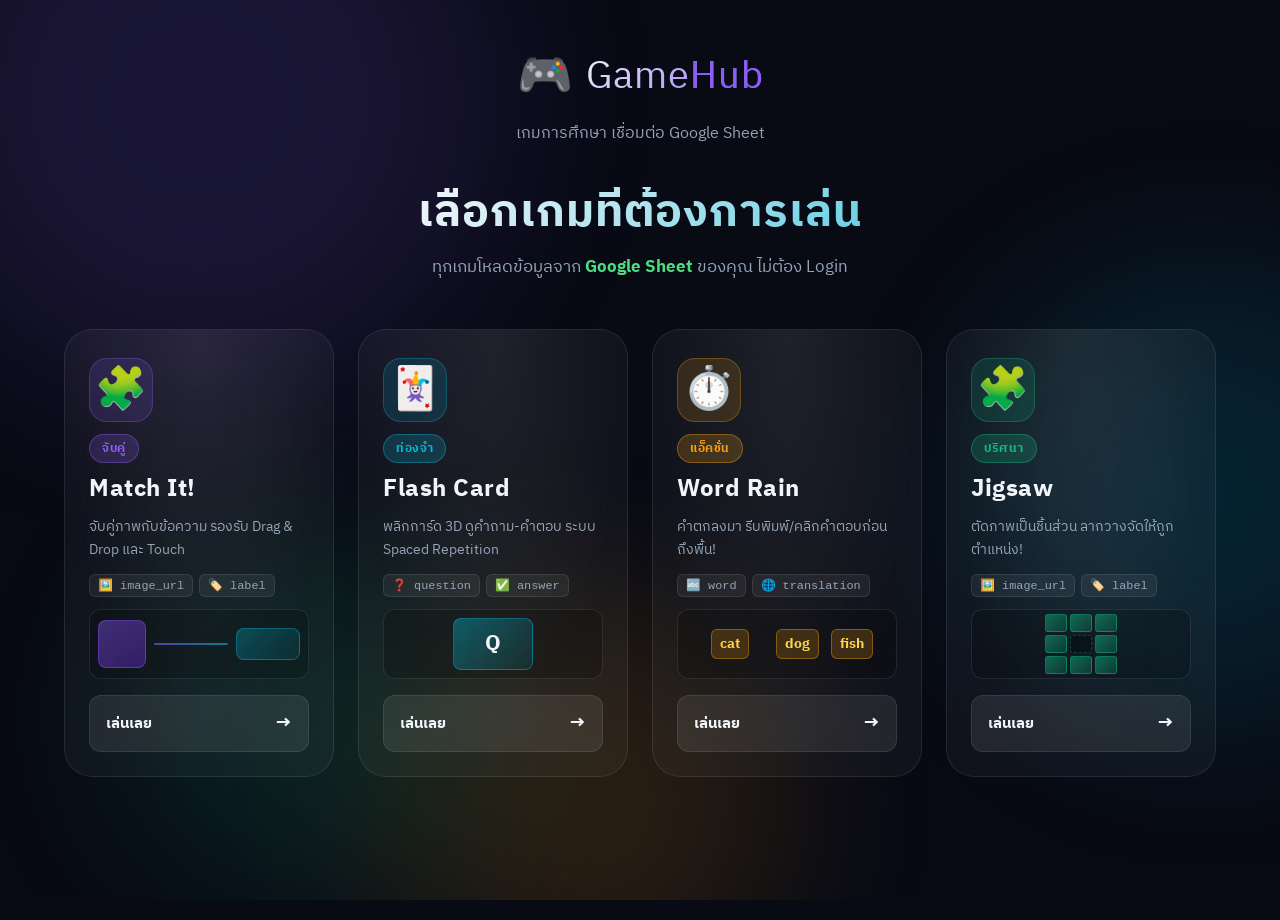
<file: index.html>
<!DOCTYPE html>
<html lang="th">
<head>
  <meta charset="UTF-8"/>
  <meta name="viewport" content="width=device-width, initial-scale=1.0"/>
  <title>🎮 Game Hub — เกมการศึกษา</title>
  <meta name="description" content="รวมเกมการศึกษาเชื่อมต่อ Google Sheet เล่นได้เลย ไม่ต้อง login"/>
  <link rel="preconnect" href="https://fonts.googleapis.com"/>
  <link rel="preconnect" href="https://fonts.gstatic.com" crossorigin/>
  <link href="https://fonts.googleapis.com/css2?family=IBM+Plex+Sans:wght@300;400;500;600;700&family=IBM+Plex+Sans+Thai:wght@300;400;500;600;700&display=swap" rel="stylesheet"/>
  <link rel="stylesheet" href="hub.css"/>
  <style>
    .hub-sheet-bar {
      max-width: 680px;
      margin: 0 auto 2rem;
      background: rgba(255,255,255,0.05);
      border: 1px solid rgba(255,255,255,0.12);
      border-radius: 16px;
      padding: 1.2rem 1.5rem;
      display: flex;
      gap: .75rem;
      align-items: center;
      flex-wrap: wrap;
    }
    .hub-sheet-bar label { font-size:.85rem; color:#94a3b8; white-space:nowrap; }
    .hub-sheet-bar input {
      flex: 1;
      min-width: 0;
      background: rgba(255,255,255,0.07);
      border: 1px solid rgba(255,255,255,0.15);
      border-radius: 10px;
      padding: .55rem 1rem;
      color: #f1f5f9;
      font-size: .9rem;
      outline: none;
      transition: border-color .2s;
    }
    .hub-sheet-bar input:focus { border-color: #8b5cf6; }
    .hub-sheet-save-btn {
      background: linear-gradient(135deg,#8b5cf6,#6d28d9);
      color:#fff;
      border:none;
      border-radius:10px;
      padding:.55rem 1.1rem;
      font-size:.88rem;
      font-weight:600;
      cursor:pointer;
      white-space:nowrap;
      transition:opacity .2s;
    }
    .hub-sheet-save-btn:hover { opacity:.85; }
    .hub-sheet-status { font-size:.78rem; width:100%; color:#10b981; display:none; }
  </style>
</head>
<body>

<div class="bg-orbs" aria-hidden="true">
  <div class="orb orb-1"></div>
  <div class="orb orb-2"></div>
  <div class="orb orb-3"></div>
  <div class="orb orb-4"></div>
</div>

<header class="hub-header">
  <div class="hub-header-inner">
    <div class="hub-logo">
      <span class="hub-logo-icon">🎮</span>
      <span class="hub-logo-text">Game<span class="accent">Hub</span></span>
    </div>
    <p class="hub-logo-sub">เกมการศึกษา เชื่อมต่อ Google Sheet</p>
  </div>
</header>

<main class="hub-main">

  <section class="hero">
    <h1 class="hero-title">เลือกเกมที่ต้องการเล่น</h1>
    <p class="hero-sub">ทุกเกมโหลดข้อมูลจาก <strong>Google Sheet</strong> ของคุณ ไม่ต้อง Login</p>
  </section>



  <section class="games-grid">

    <!-- Match It! -->
    <a href="match/" class="game-card" id="card-match">
      <div class="card-glow"></div>
      <div class="card-icon-wrap">
        <div class="card-icon">🧩</div>
        <div class="card-icon-bg"></div>
      </div>
      <div class="card-badge" style="--badge-color:#8b5cf6">จับคู่</div>
      <h2 class="card-title">Match It!</h2>
      <p class="card-desc">จับคู่ภาพกับข้อความ รองรับ Drag & Drop และ Touch</p>
      <div class="card-tags">
        <span class="tag">🖼️ image_url</span>
        <span class="tag">🏷️ label</span>
      </div>
      <div class="card-preview match-preview">
        <div class="prev-img-card"></div>
        <div class="prev-line"></div>
        <div class="prev-lbl-card"></div>
      </div>
      <div class="card-play-btn">เล่นเลย <span>→</span></div>
    </a>

    <!-- Flash Card -->
    <a href="flashcard/" class="game-card" id="card-flash">
      <div class="card-glow"></div>
      <div class="card-icon-wrap">
        <div class="card-icon">🃏</div>
        <div class="card-icon-bg"></div>
      </div>
      <div class="card-badge" style="--badge-color:#06b6d4">ท่องจำ</div>
      <h2 class="card-title">Flash Card</h2>
      <p class="card-desc">พลิกการ์ด 3D ดูคำถาม-คำตอบ ระบบ Spaced Repetition</p>
      <div class="card-tags">
        <span class="tag">❓ question</span>
        <span class="tag">✅ answer</span>
      </div>
      <div class="card-preview flash-preview">
        <div class="prev-flash-card">
          <div class="prev-flash-front">Q</div>
          <div class="prev-flash-back">A</div>
        </div>
      </div>
      <div class="card-play-btn">เล่นเลย <span>→</span></div>
    </a>

    <!-- Word Rain -->
    <a href="wordrain/" class="game-card" id="card-rain">
      <div class="card-glow"></div>
      <div class="card-icon-wrap">
        <div class="card-icon">⏱️</div>
        <div class="card-icon-bg"></div>
      </div>
      <div class="card-badge" style="--badge-color:#f59e0b">แอ็คชั่น</div>
      <h2 class="card-title">Word Rain</h2>
      <p class="card-desc">คำตกลงมา รีบพิมพ์/คลิกคำตอบก่อนถึงพื้น!</p>
      <div class="card-tags">
        <span class="tag">🔤 word</span>
        <span class="tag">🌐 translation</span>
      </div>
      <div class="card-preview rain-preview">
        <div class="rain-word rain-w1">cat</div>
        <div class="rain-word rain-w2">dog</div>
        <div class="rain-word rain-w3">fish</div>
      </div>
      <div class="card-play-btn">เล่นเลย <span>→</span></div>
    </a>

    <!-- Jigsaw -->
    <a href="jigsaw/" class="game-card" id="card-jigsaw">
      <div class="card-glow"></div>
      <div class="card-icon-wrap">
        <div class="card-icon">🧩</div>
        <div class="card-icon-bg"></div>
      </div>
      <div class="card-badge" style="--badge-color:#10b981">ปริศนา</div>
      <h2 class="card-title">Jigsaw</h2>
      <p class="card-desc">ตัดภาพเป็นชิ้นส่วน ลากวางจัดให้ถูกตำแหน่ง!</p>
      <div class="card-tags">
        <span class="tag">🖼️ image_url</span>
        <span class="tag">🏷️ label</span>
      </div>
      <div class="card-preview jigsaw-preview">
        <div class="jig-grid">
          <div class="jig-piece jig-p1"></div>
          <div class="jig-piece jig-p2"></div>
          <div class="jig-piece jig-p3"></div>
          <div class="jig-piece jig-p4"></div>
          <div class="jig-piece jig-p5 jig-empty"></div>
          <div class="jig-piece jig-p6"></div>
          <div class="jig-piece jig-p7"></div>
          <div class="jig-piece jig-p8"></div>
          <div class="jig-piece jig-p9"></div>
        </div>
      </div>
      <div class="card-play-btn">เล่นเลย <span>→</span></div>
    </a>

  </section>



</main>

<script>
  const GLOBAL_KEY = 'gamehub_sheet_url';
  const DEFAULT_SHEET_URL = '';

  function saveHubSheet() {
    const url = document.getElementById('hub-sheet-url').value.trim();
    if (!url) return;
    localStorage.setItem(GLOBAL_KEY, url);
    const st = document.getElementById('hub-sheet-status');
    st.style.display = 'block';
    setTimeout(() => st.style.display = 'none', 2000);
  }

  // Restore on load — ถ้ายังไม่มีใน localStorage ให้ใช้ default URL
  window.addEventListener('DOMContentLoaded', () => {
    const saved = localStorage.getItem(GLOBAL_KEY) || DEFAULT_SHEET_URL;
    document.getElementById('hub-sheet-url').value = saved;
    // Auto-save default ถ้ายังไม่เคยบันทึก
    if (!localStorage.getItem(GLOBAL_KEY)) {
      localStorage.setItem(GLOBAL_KEY, DEFAULT_SHEET_URL);
    }
  });
</script>

</body>
</html>
</file>
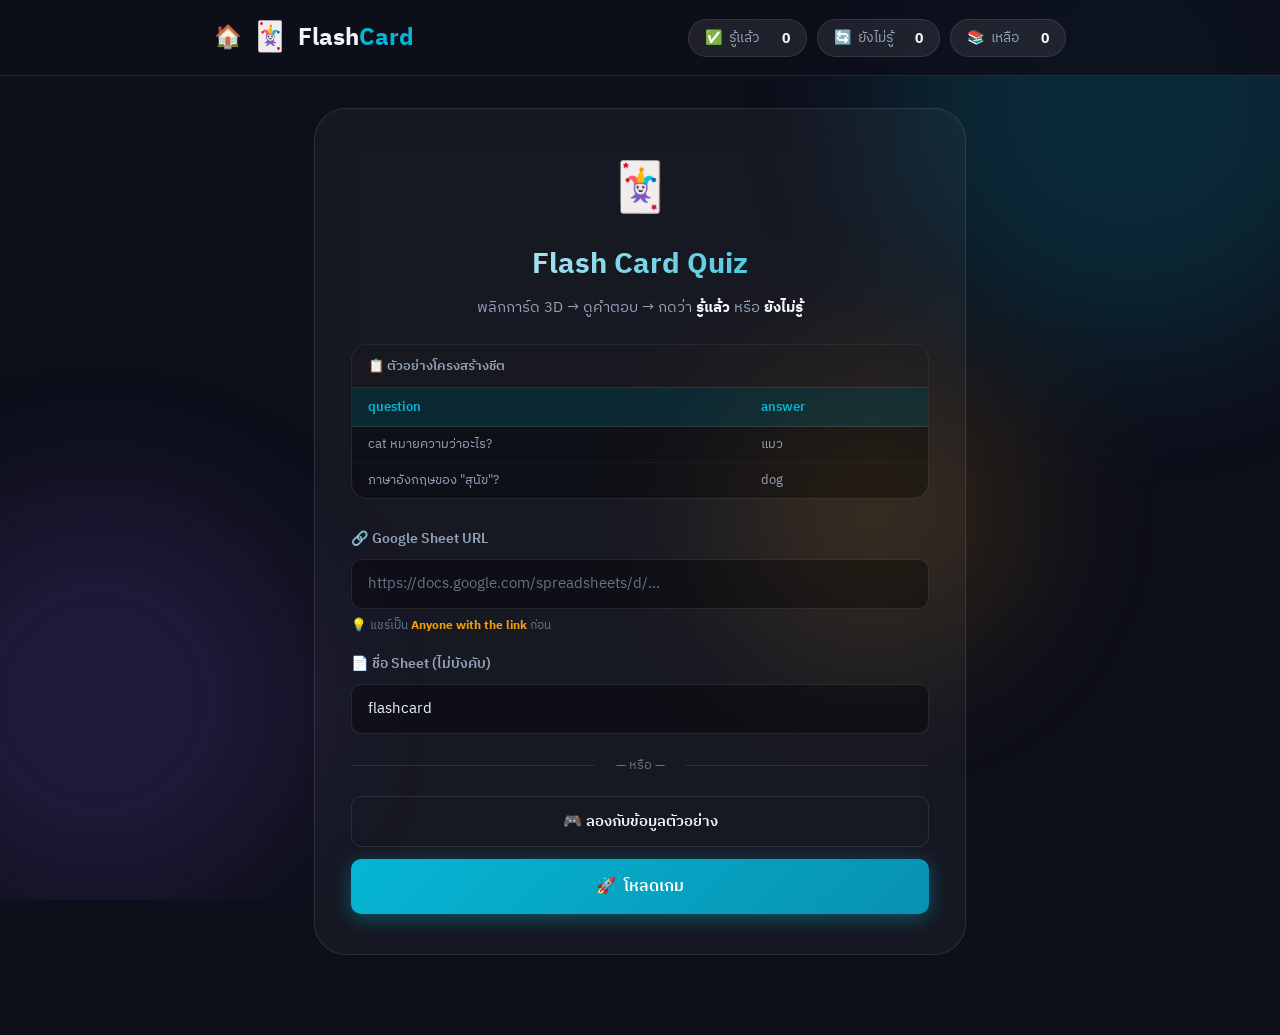
<file: flashcard/index.html>
<!DOCTYPE html>
<html lang="th">
<head>
  <meta charset="UTF-8"/>
  <meta name="viewport" content="width=device-width, initial-scale=1.0"/>
  <title>🃏 Flash Card — ท่องจำ</title>
  <meta name="description" content="พลิกการ์ด 3D ท่องจำคำถาม-คำตอบ เชื่อมต่อ Google Sheet"/>
  <link rel="preconnect" href="https://fonts.googleapis.com"/>
  <link rel="preconnect" href="https://fonts.gstatic.com" crossorigin/>
  <link href="https://fonts.googleapis.com/css2?family=IBM+Plex+Sans:wght@300;400;500;600;700&family=IBM+Plex+Sans+Thai:wght@300;400;500;600;700&display=swap" rel="stylesheet"/>
  <link rel="stylesheet" href="style.css"/>
</head>
<body>

<div class="bg-orbs" aria-hidden="true">
  <div class="orb orb-1"></div><div class="orb orb-2"></div><div class="orb orb-3"></div>
</div>

<header class="header">
  <div class="header-inner">
    <div class="logo">
      <a href="../" class="home-btn" title="กลับหน้าหลัก">🏠</a>
      <span class="logo-icon">🃏</span>
      <span class="logo-text">Flash<span class="accent">Card</span></span>
    </div>
    <div class="stats-bar">
      <div class="stat-chip"><span class="stat-icon">✅</span><span class="stat-label">รู้แล้ว</span><span class="stat-value" id="known-val">0</span></div>
      <div class="stat-chip"><span class="stat-icon">🔄</span><span class="stat-label">ยังไม่รู้</span><span class="stat-value" id="unknown-val">0</span></div>
      <div class="stat-chip"><span class="stat-icon">📚</span><span class="stat-label">เหลือ</span><span class="stat-value" id="remain-val">0</span></div>
    </div>
  </div>
</header>

<main class="main-container">

  <!-- Setup -->
  <section class="setup-panel" id="setup-panel">
    <div class="setup-card">
      <div class="setup-icon">🃏</div>
      <h1 class="setup-title">Flash Card Quiz</h1>
      <p class="setup-desc">พลิกการ์ด 3D → ดูคำตอบ → กดว่า <strong>รู้แล้ว</strong> หรือ <strong>ยังไม่รู้</strong></p>
      <div class="sheet-example">
        <div class="example-header">📋 ตัวอย่างโครงสร้างชีต</div>
        <table class="example-table">
          <thead><tr><th>question</th><th>answer</th></tr></thead>
          <tbody>
            <tr><td>cat หมายความว่าอะไร?</td><td>แมว</td></tr>
            <tr><td>ภาษาอังกฤษของ "สุนัข"?</td><td>dog</td></tr>
          </tbody>
        </table>
      </div>
      <div class="input-group">
        <label class="input-label">🔗 Google Sheet URL</label>
        <input type="url" id="sheet-url" class="sheet-input" placeholder="https://docs.google.com/spreadsheets/d/..."/>
        <div class="input-hint">💡 แชร์เป็น <strong>Anyone with the link</strong> ก่อน</div>
      </div>
      <div class="input-group">
        <label class="input-label">📄 ชื่อ Sheet (ไม่บังคับ)</label>
        <input type="text" id="sheet-name" class="sheet-input" placeholder="flashcard" value="flashcard"/>
      </div>
      <div class="demo-divider"><span>— หรือ —</span></div>
      <button class="btn btn-outline" onclick="loadDemo()">🎮 ลองกับข้อมูลตัวอย่าง</button>
      <button class="btn btn-primary" id="btn-load" onclick="loadSheet()"><span>🚀</span> โหลดเกม</button>
      <div class="error-box" id="error-box" style="display:none"></div>
      <div class="loading-box" id="loading-setup" style="display:none"><div class="spinner"></div><span>กำลังโหลด...</span></div>
    </div>
  </section>

  <!-- Game -->
  <section class="game-panel" id="game-panel" style="display:none">
    <div class="progress-wrap">
      <div class="progress-info">
        <span id="progress-text">การ์ดที่ 1 / 1</span>
        <div class="progress-bar-wrap"><div class="progress-bar" id="progress-bar"></div></div>
      </div>
      <div class="game-actions">
        <button class="btn btn-sm btn-ghost" onclick="restartGame()">🔄 เริ่มใหม่</button>
        <button class="btn btn-sm btn-ghost" onclick="goBack()">⚙️ ตั้งค่า</button>
      </div>
    </div>

    <div class="flashcard-scene" id="flashcard-scene">
      <div class="flashcard" id="flashcard" onclick="flipCard()">
        <div class="flashcard-face flashcard-front">
          <div class="face-label">❓ คำถาม</div>
          <div class="face-content" id="front-content">—</div>
          <div class="flip-hint">คลิกเพื่อดูคำตอบ 👆</div>
        </div>
        <div class="flashcard-face flashcard-back">
          <div class="face-label">✅ คำตอบ</div>
          <div class="face-content" id="back-content">—</div>
          <div class="flip-hint">คลิกเพื่อกลับด้านหน้า 👆</div>
        </div>
      </div>
    </div>

    <div class="answer-btns" id="answer-btns" style="opacity:0;pointer-events:none">
      <button class="btn-answer btn-unknown" id="btn-unknown" onclick="markCard(false)">
        <span class="btn-answer-icon">❌</span>
        <span class="btn-answer-text">ยังไม่รู้</span>
        <span class="btn-answer-sub">วนกลับมาอีกครั้ง</span>
      </button>
      <button class="btn-answer btn-known" id="btn-known" onclick="markCard(true)">
        <span class="btn-answer-icon">✅</span>
        <span class="btn-answer-text">รู้แล้ว!</span>
        <span class="btn-answer-sub">ข้ามไปการ์ดถัดไป</span>
      </button>
    </div>

    <div class="keyboard-hint">⌨️ กด <kbd>←</kbd> = ยังไม่รู้ &nbsp;|&nbsp; <kbd>→</kbd> = รู้แล้ว &nbsp;|&nbsp; <kbd>Space</kbd> = พลิกการ์ด</div>
  </section>

  <!-- Win -->
  <section class="win-panel" id="win-panel" style="display:none">
    <div class="win-card">
      <div class="win-emoji">🎓</div>
      <h2 class="win-title">เยี่ยมมาก!</h2>
      <p class="win-subtitle">คุณผ่านทุกการ์ดแล้ว!</p>
      <div class="win-stats">
        <div class="win-stat"><div class="win-stat-icon">✅</div><div class="win-stat-val" id="win-known">0</div><div class="win-stat-label">รู้แล้ว</div></div>
        <div class="win-stat"><div class="win-stat-icon">🔄</div><div class="win-stat-val" id="win-rounds">0</div><div class="win-stat-label">รอบที่ผ่าน</div></div>
        <div class="win-stat"><div class="win-stat-icon">📚</div><div class="win-stat-val" id="win-total">0</div><div class="win-stat-label">การ์ดทั้งหมด</div></div>
      </div>
      <div class="win-buttons">
        <button class="btn btn-primary" onclick="restartGame()">🔄 เล่นอีกครั้ง</button>
        <button class="btn btn-outline" onclick="goBack()">📊 เปลี่ยนชีต</button>
      </div>
      <div class="confetti-wrap" id="confetti-wrap"></div>
    </div>
  </section>

</main>
<script src="game.js"></script>
</body>
</html>
</file>
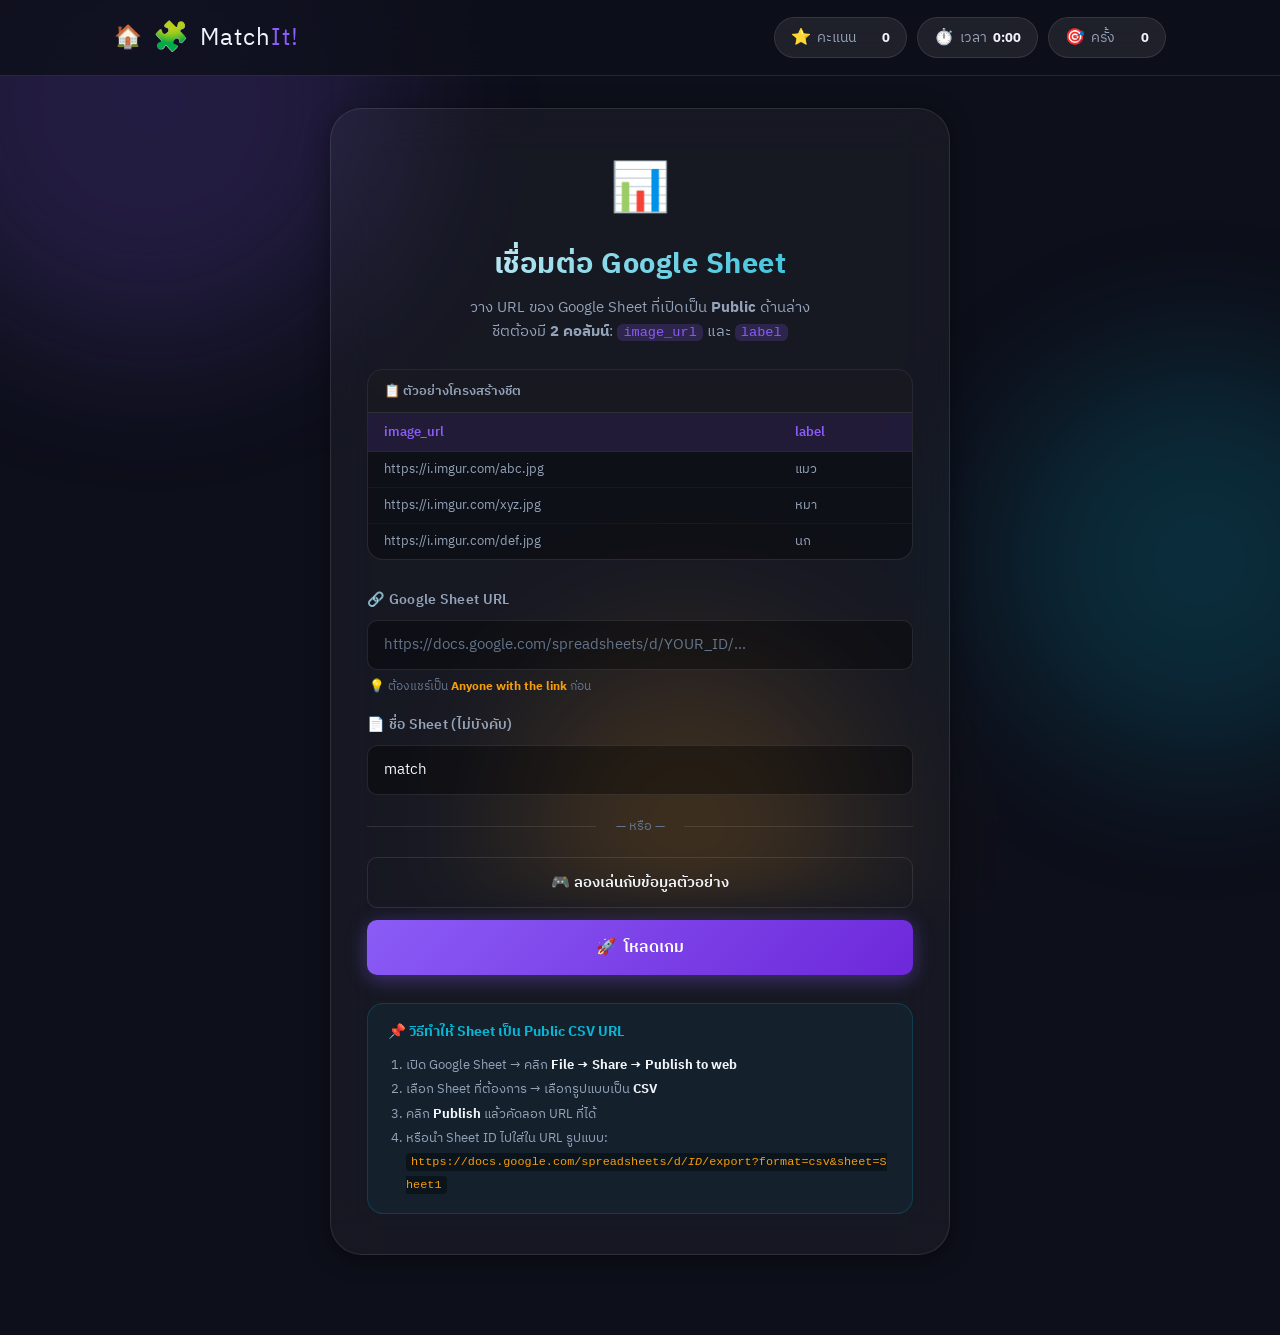
<file: match/index.html>
<!DOCTYPE html>
<html lang="th">
<head>
  <meta charset="UTF-8" />
  <meta name="viewport" content="width=device-width, initial-scale=1.0" />
  <title>🎮 เกมจับคู่ — Match It!</title>
  <meta name="description" content="เกมจับคู่ภาพกับข้อความ โหลดข้อมูลจาก Google Sheet แบบ Real-time" />
  <link rel="preconnect" href="https://fonts.googleapis.com" />
  <link rel="preconnect" href="https://fonts.gstatic.com" crossorigin />
  <link href="https://fonts.googleapis.com/css2?family=IBM+Plex+Sans:wght@300;400;500;600;700&family=IBM+Plex+Sans+Thai:wght@300;400;500;600;700&display=swap" rel="stylesheet" />
  <link rel="stylesheet" href="style.css" />
</head>
<body>

  <!-- Background Orbs -->
  <div class="bg-orbs" aria-hidden="true">
    <div class="orb orb-1"></div>
    <div class="orb orb-2"></div>
    <div class="orb orb-3"></div>
  </div>

  <!-- Header -->
  <header class="header">
    <div class="header-inner">
      <div class="logo">
        <a href="../" class="home-btn" title="กลับหน้าหลัก">🏠</a>
        <span class="logo-icon">🧩</span>
        <span class="logo-text">Match<span class="accent">It!</span></span>
      </div>
      <div class="stats-bar">
        <div class="stat-chip" id="stat-score">
          <span class="stat-icon">⭐</span>
          <span class="stat-label">คะแนน</span>
          <span class="stat-value" id="score-val">0</span>
        </div>
        <div class="stat-chip" id="stat-time">
          <span class="stat-icon">⏱️</span>
          <span class="stat-label">เวลา</span>
          <span class="stat-value" id="timer-val">0:00</span>
        </div>
        <div class="stat-chip" id="stat-tries">
          <span class="stat-icon">🎯</span>
          <span class="stat-label">ครั้ง</span>
          <span class="stat-value" id="tries-val">0</span>
        </div>
      </div>
    </div>
  </header>

  <!-- Main Container -->
  <main class="main-container">

    <!-- Setup Panel -->
    <section class="setup-panel" id="setup-panel">
      <div class="setup-card">
        <div class="setup-icon">📊</div>
        <h1 class="setup-title">เชื่อมต่อ Google Sheet</h1>
        <p class="setup-desc">
          วาง URL ของ Google Sheet ที่เปิดเป็น <strong>Public</strong> ด้านล่าง<br />
          ชีตต้องมี <strong>2 คอลัมน์</strong>: <code>image_url</code> และ <code>label</code>
        </p>

        <div class="sheet-example">
          <div class="example-header">📋 ตัวอย่างโครงสร้างชีต</div>
          <table class="example-table">
            <thead>
              <tr><th>image_url</th><th>label</th></tr>
            </thead>
            <tbody>
              <tr><td>https://i.imgur.com/abc.jpg</td><td>แมว</td></tr>
              <tr><td>https://i.imgur.com/xyz.jpg</td><td>หมา</td></tr>
              <tr><td>https://i.imgur.com/def.jpg</td><td>นก</td></tr>
            </tbody>
          </table>
        </div>

        <div class="input-group">
          <label for="sheet-url" class="input-label">🔗 Google Sheet URL</label>
          <input
            type="url"
            id="sheet-url"
            class="sheet-input"
            placeholder="https://docs.google.com/spreadsheets/d/YOUR_ID/..."
          />
          <div class="input-hint">
            💡 ต้องแชร์เป็น <strong>Anyone with the link</strong> ก่อน
          </div>
        </div>

        <div class="input-group">
          <label for="sheet-name" class="input-label">📄 ชื่อ Sheet (ไม่บังคับ)</label>
          <input
            type="text"
            id="sheet-name"
            class="sheet-input"
            placeholder="Sheet1"
          value="match"
          />
        </div>

        <div class="demo-divider">
          <span>— หรือ —</span>
        </div>

        <button class="btn btn-outline" id="btn-demo" onclick="loadDemo()">
          🎮 ลองเล่นกับข้อมูลตัวอย่าง
        </button>

        <button class="btn btn-primary" id="btn-load" onclick="loadSheet()">
          <span class="btn-icon">🚀</span> โหลดเกม
        </button>

        <div class="error-box" id="error-box" style="display:none"></div>
        <div class="loading-box" id="loading-setup" style="display:none">
          <div class="spinner"></div>
          <span>กำลังโหลดข้อมูล...</span>
        </div>

        <div class="how-to">
          <div class="how-title">📌 วิธีทำให้ Sheet เป็น Public CSV URL</div>
          <ol class="how-steps">
            <li>เปิด Google Sheet → คลิก <strong>File → Share → Publish to web</strong></li>
            <li>เลือก Sheet ที่ต้องการ → เลือกรูปแบบเป็น <strong>CSV</strong></li>
            <li>คลิก <strong>Publish</strong> แล้วคัดลอก URL ที่ได้</li>
            <li>หรือนำ Sheet ID ไปใส่ใน URL รูปแบบ:<br/>
              <code>https://docs.google.com/spreadsheets/d/<em>ID</em>/export?format=csv&amp;sheet=Sheet1</code>
            </li>
          </ol>
        </div>
      </div>
    </section>

    <!-- Game Panel -->
    <section class="game-panel" id="game-panel" style="display:none">
      <div class="game-header">
        <div class="progress-info">
          <span id="progress-text">จับคู่ 0 / 0 คู่</span>
          <div class="progress-bar-wrap">
            <div class="progress-bar" id="progress-bar"></div>
          </div>
        </div>
        <div class="game-actions">
          <button class="btn btn-sm btn-ghost" id="btn-shuffle" onclick="shuffleCards()">🔀 สลับการ์ด</button>
          <button class="btn btn-sm btn-ghost" id="btn-restart" onclick="restartGame()">🔄 เริ่มใหม่</button>
          <button class="btn btn-sm btn-ghost" id="btn-back" onclick="goBack()">⚙️ ตั้งค่า</button>
        </div>
      </div>

      <div class="board-wrap">
        <!-- Image Cards (Left) -->
        <div class="card-column" id="col-images">
          <div class="col-header">
            <span class="col-icon">🖼️</span>
            <span class="col-title">ภาพ</span>
          </div>
          <div class="card-list" id="list-images"></div>
        </div>

        <!-- Connector Canvas -->
        <div class="connector-wrap">
          <svg id="connector-svg" class="connector-svg"></svg>
        </div>

        <!-- Label Cards (Right) -->
        <div class="card-column" id="col-labels">
          <div class="col-header">
            <span class="col-icon">🏷️</span>
            <span class="col-title">ข้อความ</span>
          </div>
          <div class="card-list" id="list-labels"></div>
        </div>
      </div>
    </section>

    <!-- Win Panel -->
    <section class="win-panel" id="win-panel" style="display:none">
      <div class="win-card">
        <div class="win-emoji" id="win-emoji">🎉</div>
        <h2 class="win-title">ยอดเยี่ยม!</h2>
        <p class="win-subtitle">คุณจับคู่ครบทุกคู่แล้ว!</p>
        <div class="win-stats">
          <div class="win-stat">
            <div class="win-stat-icon">⭐</div>
            <div class="win-stat-val" id="win-score">0</div>
            <div class="win-stat-label">คะแนน</div>
          </div>
          <div class="win-stat">
            <div class="win-stat-icon">⏱️</div>
            <div class="win-stat-val" id="win-time">0:00</div>
            <div class="win-stat-label">เวลา</div>
          </div>
          <div class="win-stat">
            <div class="win-stat-icon">🎯</div>
            <div class="win-stat-val" id="win-tries">0</div>
            <div class="win-stat-label">จำนวนครั้ง</div>
          </div>
        </div>
        <div class="win-buttons">
          <button class="btn btn-primary" onclick="restartGame()">🔄 เล่นอีกครั้ง</button>
          <button class="btn btn-outline" onclick="goBack()">📊 เปลี่ยนชีต</button>
        </div>
        <div class="confetti-wrap" id="confetti-wrap"></div>
      </div>
    </section>

  </main>

  <script src="game.js"></script>
</body>
</html>
</file>
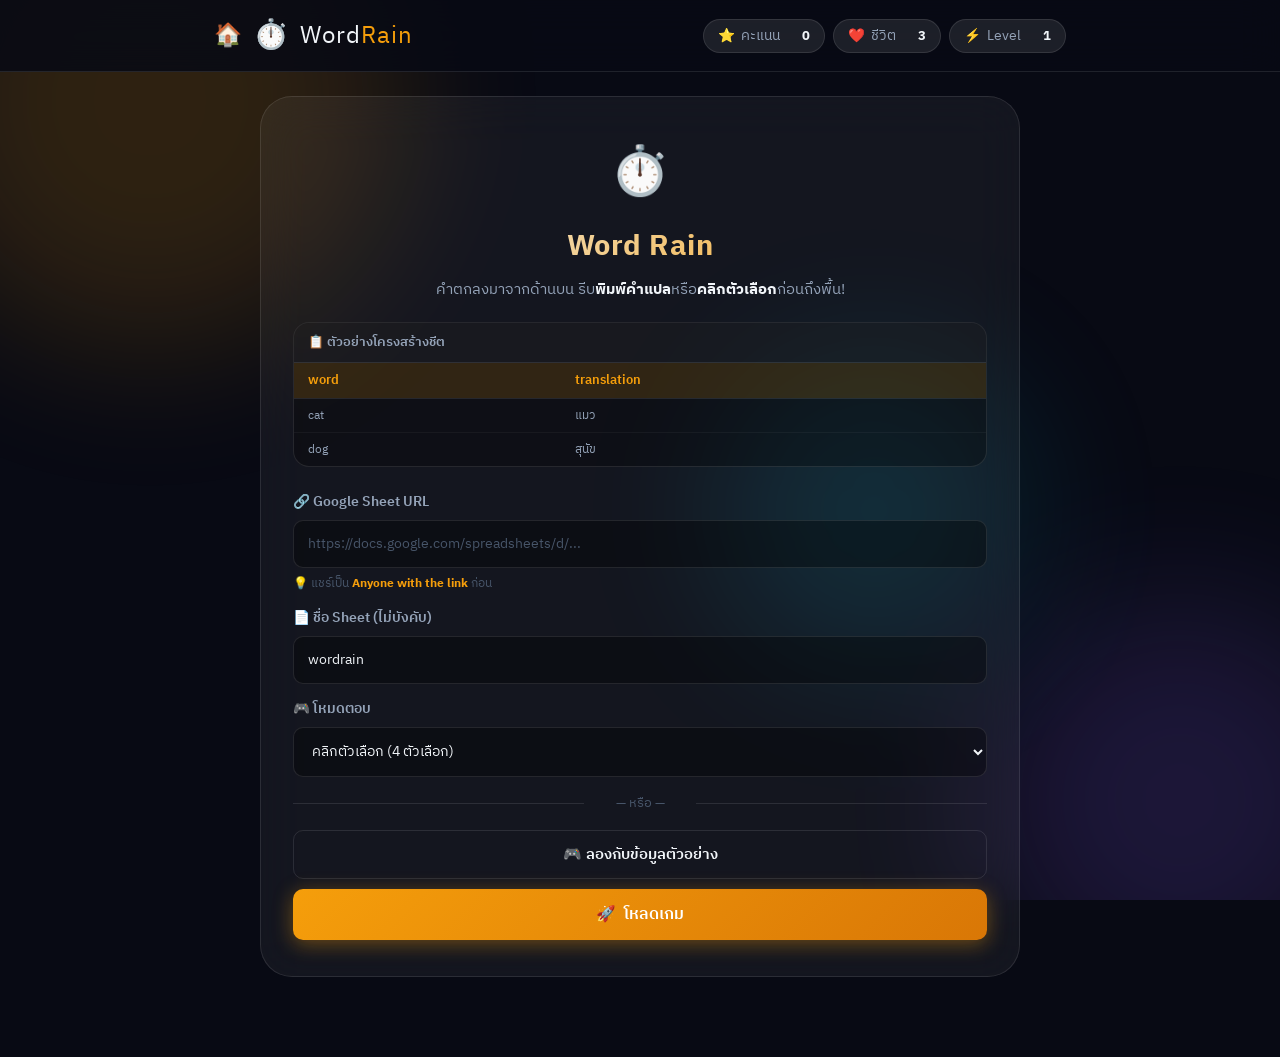
<file: wordrain/index.html>
<!DOCTYPE html>
<html lang="th">
<head>
  <meta charset="UTF-8"/>
  <meta name="viewport" content="width=device-width, initial-scale=1.0"/>
  <title>⏱️ Word Rain — คำตกฝน</title>
  <meta name="description" content="คำตกลงมา รีบพิมพ์คำตอบก่อนถึงพื้น เชื่อมต่อ Google Sheet"/>
  <link rel="preconnect" href="https://fonts.googleapis.com"/>
  <link rel="preconnect" href="https://fonts.gstatic.com" crossorigin/>
  <link href="https://fonts.googleapis.com/css2?family=IBM+Plex+Sans:wght@300;400;500;600;700&family=IBM+Plex+Sans+Thai:wght@300;400;500;600;700&display=swap" rel="stylesheet"/>
  <link rel="stylesheet" href="style.css"/>
</head>
<body>

<div class="bg-orbs" aria-hidden="true">
  <div class="orb orb-1"></div><div class="orb orb-2"></div><div class="orb orb-3"></div>
</div>

<header class="header">
  <div class="header-inner">
    <div class="logo">
      <a href="../" class="home-btn" title="กลับหน้าหลัก">🏠</a>
      <span class="logo-icon">⏱️</span>
      <span class="logo-text">Word<span class="accent">Rain</span></span>
    </div>
    <div class="stats-bar">
      <div class="stat-chip"><span>⭐</span><span class="stat-label">คะแนน</span><span class="stat-value" id="score-val">0</span></div>
      <div class="stat-chip"><span>❤️</span><span class="stat-label">ชีวิต</span><span class="stat-value" id="lives-val">3</span></div>
      <div class="stat-chip"><span>⚡</span><span class="stat-label">Level</span><span class="stat-value" id="level-val">1</span></div>
    </div>
  </div>
</header>

<main class="main-container">

  <!-- Setup -->
  <section class="setup-panel" id="setup-panel">
    <div class="setup-card">
      <div class="setup-icon">⏱️</div>
      <h1 class="setup-title">Word Rain</h1>
      <p class="setup-desc">คำตกลงมาจากด้านบน รีบ<strong>พิมพ์คำแปล</strong>หรือ<strong>คลิกตัวเลือก</strong>ก่อนถึงพื้น!</p>
      <div class="sheet-example">
        <div class="example-header">📋 ตัวอย่างโครงสร้างชีต</div>
        <table class="example-table">
          <thead><tr><th>word</th><th>translation</th></tr></thead>
          <tbody>
            <tr><td>cat</td><td>แมว</td></tr>
            <tr><td>dog</td><td>สุนัข</td></tr>
          </tbody>
        </table>
      </div>
      <div class="input-group">
        <label class="input-label">🔗 Google Sheet URL</label>
        <input type="url" id="sheet-url" class="sheet-input" placeholder="https://docs.google.com/spreadsheets/d/..."/>
        <div class="input-hint">💡 แชร์เป็น <strong>Anyone with the link</strong> ก่อน</div>
      </div>
      <div class="input-group">
        <label class="input-label">📄 ชื่อ Sheet (ไม่บังคับ)</label>
        <input type="text" id="sheet-name" class="sheet-input" placeholder="wordrain" value="wordrain"/>
      </div>
      <div class="input-group">
        <label class="input-label">🎮 โหมดตอบ</label>
        <select id="mode-select" class="sheet-input">
          <option value="choices">คลิกตัวเลือก (4 ตัวเลือก)</option>
          <option value="type">พิมพ์คำตอบ</option>
        </select>
      </div>
      <div class="demo-divider"><span>— หรือ —</span></div>
      <button class="btn btn-outline" onclick="loadDemo()">🎮 ลองกับข้อมูลตัวอย่าง</button>
      <button class="btn btn-primary" id="btn-load" onclick="loadSheet()"><span>🚀</span> โหลดเกม</button>
      <div class="error-box" id="error-box" style="display:none"></div>
      <div class="loading-box" id="loading-setup" style="display:none"><div class="spinner"></div><span>กำลังโหลด...</span></div>
    </div>
  </section>

  <!-- Game -->
  <section class="game-panel" id="game-panel" style="display:none">
    <div class="rain-arena" id="rain-arena">
      <div class="arena-ceiling"></div>
      <div class="falling-words-wrap" id="falling-wrap"></div>
      <div class="lives-display" id="lives-display">❤️❤️❤️</div>
      <div class="combo-display" id="combo-display" style="display:none">🔥 ×<span id="combo-val">1</span></div>
    </div>

    <div class="answer-zone" id="answer-zone">
      <!-- Choices mode -->
      <div class="choices-wrap" id="choices-wrap">
        <div class="choices-grid" id="choices-grid"></div>
      </div>
      <!-- Type mode -->
      <div class="type-wrap" id="type-wrap" style="display:none">
        <input type="text" id="type-input" class="type-input" placeholder="พิมพ์คำแปล..." autocomplete="off" autocorrect="off" spellcheck="false"/>
        <button class="btn-submit" id="btn-submit" onclick="submitType()">✓</button>
      </div>
    </div>

    <div class="game-bottom-bar">
      <button class="btn btn-sm btn-ghost" onclick="pauseGame()" id="btn-pause">⏸️ หยุด</button>
      <div class="level-progress-wrap">
        <span class="level-label" id="level-progress-label">คำที่ 0/10 → Level ถัดไป</span>
        <div class="level-bar-wrap"><div class="level-bar" id="level-bar"></div></div>
      </div>
      <button class="btn btn-sm btn-ghost" onclick="goBack()">⚙️ ตั้งค่า</button>
    </div>

    <!-- Pause Overlay -->
    <div class="pause-overlay" id="pause-overlay" style="display:none">
      <div class="pause-card">
        <div class="pause-icon">⏸️</div>
        <h3>หยุดพัก</h3>
        <button class="btn btn-primary" onclick="resumeGame()">▶️ เล่นต่อ</button>
        <button class="btn btn-outline" onclick="restartGame()">🔄 เริ่มใหม่</button>
      </div>
    </div>
  </section>

  <!-- Game Over -->
  <section class="gameover-panel" id="gameover-panel" style="display:none">
    <div class="win-card">
      <div class="win-emoji" id="gameover-emoji">💀</div>
      <h2 class="win-title" id="gameover-title">เกม Over!</h2>
      <p class="win-subtitle" id="gameover-sub">ชีวิตหมดแล้ว</p>
      <div class="win-stats">
        <div class="win-stat"><div class="win-stat-icon">⭐</div><div class="win-stat-val" id="go-score">0</div><div class="win-stat-label">คะแนน</div></div>
        <div class="win-stat"><div class="win-stat-icon">⚡</div><div class="win-stat-val" id="go-level">1</div><div class="win-stat-label">Level สูงสุด</div></div>
        <div class="win-stat"><div class="win-stat-icon">🎯</div><div class="win-stat-val" id="go-correct">0</div><div class="win-stat-label">ตอบถูก</div></div>
      </div>
      <div class="win-buttons">
        <button class="btn btn-primary" onclick="restartGame()">🔄 เล่นอีกครั้ง</button>
        <button class="btn btn-outline" onclick="goBack()">📊 เปลี่ยนชีต</button>
      </div>
    </div>
  </section>

</main>
<script src="game.js"></script>
</body>
</html>
</file>
<file: hub.css>
/* ================================================
   Game Hub — hub.css
   Dark Glassmorphism Hub Design
   ================================================ */

*, *::before, *::after { box-sizing: border-box; margin: 0; padding: 0; }

:root {
  --bg:       #080a14;
  --glass:    rgba(255,255,255,0.04);
  --glass2:   rgba(255,255,255,0.08);
  --border:   rgba(255,255,255,0.09);
  --text-1:   #f1f5f9;
  --text-2:   #94a3b8;
  --text-3:   #475569;
  --accent:   #8b5cf6;
  --c2:       #06b6d4;
  --c3:       #f59e0b;
  --c4:       #10b981;
  --radius:   20px;
  --trans:    0.3s cubic-bezier(0.4,0,0.2,1);
  --spring:   0.5s cubic-bezier(0.34,1.56,0.64,1);

  /* ── Fonts ── */
  --font-logo:  'Bungee', 'IBM Plex Sans Thai', sans-serif;
  --font-num:   'Orbitron', 'IBM Plex Sans', sans-serif;
  --font-ui:    'IBM Plex Sans Thai', 'IBM Plex Sans', sans-serif;
  --font-body:  'IBM Plex Sans Thai', 'IBM Plex Sans', sans-serif;
}

html { scroll-behavior: smooth; font-size: 16px; }
body {
  font-family: var(--font-body);
  background: var(--bg);
  color: var(--text-1);
  min-height: 100vh;
  overflow-x: hidden;
}

/* ── Orbs ── */
.bg-orbs { position: fixed; inset: 0; z-index: 0; pointer-events: none; overflow: hidden; }
.orb {
  position: absolute; border-radius: 50%;
  filter: blur(90px); opacity: 0.14;
  animation: orb-drift 14s ease-in-out infinite alternate;
}
.orb-1 { width:600px;height:600px;background:var(--accent);top:-200px;left:-100px;animation-duration:15s; }
.orb-2 { width:450px;height:450px;background:var(--c2);top:30%;right:-150px;animation-duration:18s;animation-delay:-6s; }
.orb-3 { width:400px;height:400px;background:var(--c3);bottom:-100px;left:30%;animation-duration:12s;animation-delay:-3s; }
.orb-4 { width:350px;height:350px;background:var(--c4);top:60%;left:10%;animation-duration:20s;animation-delay:-9s; }
@keyframes orb-drift {
  from { transform: translate(0,0) scale(1); }
  to   { transform: translate(50px,70px) scale(1.12); }
}

/* ── Header ── */
.hub-header {
  position: relative; z-index: 10;
  padding: 40px 24px 0;
  text-align: center;
}
.hub-header-inner { max-width: 900px; margin: 0 auto; }
.hub-logo {
  display: inline-flex; align-items: center; gap: 12px;
  font-family: var(--font-logo);
  font-size: clamp(1.8rem, 4vw, 2.4rem);
  letter-spacing: 1px;
}
.hub-logo-icon { font-size: clamp(2rem, 4vw, 2.8rem); animation: float 3s ease-in-out infinite alternate; }
@keyframes float {
  from { transform: translateY(0) rotate(-5deg); }
  to   { transform: translateY(-8px) rotate(5deg); }
}
.hub-logo-text {
  background: linear-gradient(135deg,#f1f5f9,var(--accent));
  -webkit-background-clip:text; -webkit-text-fill-color:transparent; background-clip:text;
}
.accent { color: var(--accent); -webkit-text-fill-color: var(--accent); }
.hub-logo-sub { color: var(--text-2); font-size: clamp(0.85rem, 2vw, 1rem); margin-top: 6px; font-family: var(--font-ui); }

/* ── Main ── */
.hub-main { position: relative; z-index: 1; max-width: 1200px; margin: 0 auto; padding: clamp(20px, 4vw, 40px) clamp(16px, 4vw, 24px) 80px; }

/* ── Hero ── */
.hero { text-align: center; margin-bottom: clamp(32px, 5vw, 48px); }
.hero-title {
  font-family: var(--font-logo);
  font-size: clamp(1.6rem, 4vw, 2.8rem);
  letter-spacing: 1px; line-height: 1.2; margin-bottom: 12px;
  background: linear-gradient(135deg,#f1f5f9 30%,var(--c2));
  -webkit-background-clip: text; -webkit-text-fill-color: transparent; background-clip: text;
}
.hero-sub { color: var(--text-2); font-size: clamp(0.9rem, 2vw, 1.05rem); }
.hero-sub strong { color: #4ade80; }

/* ── Games Grid ── */
.games-grid {
  display: grid;
  grid-template-columns: repeat(4, 1fr);
  gap: clamp(14px, 2vw, 24px);
  margin-bottom: 64px;
}

/* ── Game Card ── */
.game-card {
  position: relative;
  background: var(--glass);
  backdrop-filter: blur(20px); -webkit-backdrop-filter: blur(20px);
  border: 1px solid var(--border);
  border-radius: 28px;
  padding: 28px 24px 24px;
  text-decoration: none;
  color: var(--text-1);
  overflow: hidden;
  transition: transform var(--trans), border-color var(--trans), box-shadow var(--trans);
  animation: card-in 0.6s var(--spring) both;
  cursor: pointer;
  display: flex; flex-direction: column; gap: 12px;
}
.game-card:nth-child(1){animation-delay:0.05s}
.game-card:nth-child(2){animation-delay:0.15s}
.game-card:nth-child(3){animation-delay:0.25s}
.game-card:nth-child(4){animation-delay:0.35s}
@keyframes card-in {
  from { opacity:0; transform: translateY(40px) scale(0.95); }
  to   { opacity:1; transform: translateY(0) scale(1); }
}

.game-card:hover {
  transform: translateY(-8px) scale(1.02);
  border-color: rgba(139,92,246,0.5);
  box-shadow: 0 24px 60px rgba(0,0,0,0.5), 0 0 40px rgba(139,92,246,0.15);
}
#card-match:hover  { border-color: rgba(139,92,246,0.6); box-shadow: 0 24px 60px rgba(0,0,0,0.5), 0 0 40px rgba(139,92,246,0.25); }
#card-flash:hover  { border-color: rgba(6,182,212,0.6);  box-shadow: 0 24px 60px rgba(0,0,0,0.5), 0 0 40px rgba(6,182,212,0.25); }
#card-rain:hover   { border-color: rgba(245,158,11,0.6); box-shadow: 0 24px 60px rgba(0,0,0,0.5), 0 0 40px rgba(245,158,11,0.25); }
#card-jigsaw:hover { border-color: rgba(16,185,129,0.6); box-shadow: 0 24px 60px rgba(0,0,0,0.5), 0 0 40px rgba(16,185,129,0.25); }

/* Glow overlay */
.card-glow {
  position: absolute; inset: 0; border-radius: inherit;
  background: radial-gradient(ellipse at 50% 0%, rgba(255,255,255,0.06), transparent 70%);
  pointer-events: none;
}

/* Card Icon */
.card-icon-wrap { position: relative; width: 64px; height: 64px; }
.card-icon {
  font-size: 2.6rem; line-height: 64px; text-align: center;
  position: relative; z-index: 1;
  transition: transform var(--spring);
}

.game-card:hover .card-icon { transform: scale(1.2) rotate(-8deg); }
.card-icon-bg {
  position: absolute; inset: 0; border-radius: 18px;
  background: var(--glass2); border: 1px solid var(--border);
}
#card-match  .card-icon-bg { background: rgba(139,92,246,0.15); border-color: rgba(139,92,246,0.3); }
#card-flash  .card-icon-bg { background: rgba(6,182,212,0.15);  border-color: rgba(6,182,212,0.3); }
#card-rain   .card-icon-bg { background: rgba(245,158,11,0.15); border-color: rgba(245,158,11,0.3); }
#card-jigsaw .card-icon-bg { background: rgba(16,185,129,0.15); border-color: rgba(16,185,129,0.3); }

/* Badge */
.card-badge {
  display: inline-block; width: fit-content;
  background: color-mix(in srgb, var(--badge-color) 20%, transparent);
  color: var(--badge-color);
  border: 1px solid color-mix(in srgb, var(--badge-color) 40%, transparent);
  border-radius: 30px; padding: 3px 12px; font-size: 0.78rem; font-weight: 700;
  letter-spacing: 0.5px;
}

.card-title {
  font-family: var(--font-logo);
  font-size: clamp(1.1rem, 2vw, 1.5rem);
  letter-spacing: 0.5px; line-height: 1.2;
}
.card-desc  { color: var(--text-2); font-size: clamp(0.82rem, 1.5vw, 0.9rem); line-height: 1.6; flex: 1; font-family: var(--font-ui); }

/* Tags */
.card-tags { display: flex; gap: 6px; flex-wrap: wrap; }
.tag {
  font-size: 0.74rem; background: rgba(255,255,255,0.06);
  border: 1px solid var(--border); border-radius: 6px; padding: 3px 8px;
  color: var(--text-2); font-family: monospace;
}

/* Play Button */
.card-play-btn {
  display: flex; align-items: center; justify-content: space-between;
  background: var(--glass2); border: 1px solid var(--border);
  border-radius: 12px; padding: 12px 16px;
  font-weight: 700; font-size: 0.95rem;
  transition: all var(--trans);
  margin-top: 4px;
}
.card-play-btn span { font-size: 1.2rem; transition: transform var(--trans); }
.game-card:hover .card-play-btn { background: rgba(139,92,246,0.2); border-color: rgba(139,92,246,0.4); }
#card-flash:hover  .card-play-btn { background: rgba(6,182,212,0.2);  border-color: rgba(6,182,212,0.4); }
#card-rain:hover   .card-play-btn { background: rgba(245,158,11,0.2); border-color: rgba(245,158,11,0.4); }
#card-jigsaw:hover .card-play-btn { background: rgba(16,185,129,0.2); border-color: rgba(16,185,129,0.4); }
.game-card:hover .card-play-btn span { transform: translateX(5px); }

/* ── Preview Animations ── */
.card-preview {
  height: 70px; position: relative; overflow: hidden;
  border-radius: 12px; background: rgba(0,0,0,0.2);
  border: 1px solid var(--border);
  display: flex; align-items: center; justify-content: center;
}

/* Match preview */
.match-preview { gap: 8px; padding: 8px; }
.prev-img-card {
  width: 48px; height: 48px; border-radius: 8px;
  background: linear-gradient(135deg, rgba(139,92,246,0.4), rgba(109,40,217,0.4));
  border: 1px solid rgba(139,92,246,0.4);
}
.prev-line {
  flex: 1; height: 2px;
  background: linear-gradient(90deg, rgba(139,92,246,0.6), rgba(6,182,212,0.6));
  border-radius: 2px;
}
.prev-lbl-card {
  width: 64px; height: 32px; border-radius: 8px;
  background: linear-gradient(135deg, rgba(6,182,212,0.3), rgba(6,182,212,0.1));
  border: 1px solid rgba(6,182,212,0.4);
}

/* Flash preview */
.prev-flash-card {
  width: 80px; height: 52px; position: relative;
  transform-style: preserve-3d;
  animation: flip-preview 3s ease-in-out infinite;
}
@keyframes flip-preview {
  0%,40%  { transform: rotateY(0deg); }
  50%,90% { transform: rotateY(180deg); }
  100%    { transform: rotateY(360deg); }
}
.prev-flash-front, .prev-flash-back {
  position: absolute; inset: 0; border-radius: 8px;
  display: flex; align-items: center; justify-content: center;
  font-size: 1.4rem; font-weight: 800;
  backface-visibility: hidden; -webkit-backface-visibility: hidden;
}
.prev-flash-front { background: linear-gradient(135deg,rgba(6,182,212,0.4),rgba(6,182,212,0.1)); border: 1px solid rgba(6,182,212,0.4); }
.prev-flash-back  { background: linear-gradient(135deg,rgba(245,158,11,0.4),rgba(245,158,11,0.1)); border: 1px solid rgba(245,158,11,0.4); transform: rotateY(180deg); }

/* Rain preview */
.rain-preview { padding: 0; overflow: hidden; }
.rain-word {
  position: absolute; font-weight: 700; font-size: 0.85rem;
  background: rgba(245,158,11,0.2); border: 1px solid rgba(245,158,11,0.4);
  color: #fcd34d; border-radius: 6px; padding: 3px 8px;
  animation: fall-preview 2.5s linear infinite;
}
.rain-w1 { left: 15%; animation-delay: 0s;    animation-duration: 2.2s; }
.rain-w2 { left: 45%; animation-delay: -0.8s; animation-duration: 2.8s; }
.rain-w3 { left: 70%; animation-delay: -1.6s; animation-duration: 2s; }
@keyframes fall-preview {
  from { top: -20px; opacity:1; }
  to   { top: 80px;  opacity:0; }
}

/* Jigsaw preview */
.jigsaw-preview { padding: 8px; }
.jig-grid {
  display: grid; grid-template-columns: repeat(3,1fr); gap: 3px;
  width: 72px;
}
.jig-piece {
  height: 18px; border-radius: 3px;
  background: linear-gradient(135deg,rgba(16,185,129,0.5),rgba(16,185,129,0.2));
  border: 1px solid rgba(16,185,129,0.4);
  animation: jig-pulse 2s ease-in-out infinite alternate;
}
.jig-piece:nth-child(2){animation-delay:0.2s}
.jig-piece:nth-child(3){animation-delay:0.4s}
.jig-piece:nth-child(4){animation-delay:0.6s}
.jig-piece:nth-child(5){animation-delay:0.8s}
.jig-piece:nth-child(6){animation-delay:1s}
.jig-empty {
  background: rgba(0,0,0,0.3) !important;
  border: 1px dashed rgba(16,185,129,0.3) !important;
  animation: none !important;
}
@keyframes jig-pulse {
  from { opacity:0.5; }
  to   { opacity:1; }
}

/* ── Sheet Format Section ── */
.sheet-format-section { margin-top: 0; }
.section-title {
  font-family: var(--font-logo);
  font-size: clamp(1.1rem, 2.5vw, 1.4rem);
  letter-spacing: 0.5px;
  text-align: center; margin-bottom: 24px; color: var(--text-2);
}
.format-cards {
  display: grid;
  grid-template-columns: repeat(auto-fit,minmax(260px,1fr));
  gap: 16px;
}
.format-card {
  background: var(--glass); backdrop-filter: blur(12px);
  border: 1px solid var(--border); border-radius: 16px; padding: 16px 20px;
}
.format-game-name { font-weight: 700; font-size: 0.92rem; color: var(--text-2); margin-bottom: 10px; }
.format-table { width: 100%; border-collapse: collapse; font-size: 0.8rem; }
.format-table th {
  padding: 6px 10px; background: rgba(139,92,246,0.15);
  color: var(--accent); font-weight: 700; text-align: left;
  border-bottom: 1px solid var(--border);
}
.format-table td {
  padding: 5px 10px; color: var(--text-2);
  border-bottom: 1px solid rgba(255,255,255,0.04); font-size: 0.76rem;
  max-width: 180px; overflow: hidden; text-overflow: ellipsis; white-space: nowrap;
}

/* ── Footer ── */
.hub-footer {
  position: relative; z-index: 1;
  text-align: center; padding: 24px;
  border-top: 1px solid var(--border);
  color: var(--text-3); font-size: 0.85rem;
  font-family: var(--font-ui);
}

/* Home button (used in game pages) */
.home-btn {
  font-size: 1.4rem; text-decoration: none;
  transition: transform 0.2s;
  display: inline-block;
}
.home-btn:hover { transform: scale(1.2) rotate(-10deg); }

/* ── Responsive ── */

/* Large Desktop (1280px+) */
@media (min-width: 1280px) {
  .games-grid { grid-template-columns: repeat(4, 1fr); }
}

/* Desktop / Tablet Landscape (900px–1279px) */
@media (max-width: 1279px) and (min-width: 900px) {
  .games-grid { grid-template-columns: repeat(2, 1fr); }
  .card-preview { height: 60px; }
}

/* Tablet Portrait (600px–899px) */
@media (max-width: 899px) and (min-width: 600px) {
  .games-grid { grid-template-columns: repeat(2, 1fr); gap: 16px; }
  .hub-header { padding: 28px 24px 0; }
  .hero-title { font-size: 1.8rem; }
  .card-preview { height: 56px; }
  .format-cards { grid-template-columns: 1fr; }
}

/* Mobile (max 599px) */
@media (max-width: 599px) {
  .games-grid {
    grid-template-columns: 1fr;
    gap: 14px;
  }
  .hub-header { padding: 20px 16px 0; }
  .hub-main { padding: 20px 14px 60px; }
  .hub-logo { font-size: 1.5rem; gap: 8px; }
  .hub-logo-icon { font-size: 1.8rem; }
  .hero { margin-bottom: 24px; }
  .hero-title { font-size: 1.5rem; }
  .game-card { padding: 20px 18px 18px; border-radius: 20px; }
  .card-icon-wrap { width: 52px; height: 52px; }
  .card-icon { font-size: 2rem; line-height: 52px; }
  .card-preview { height: 52px; }
  .card-play-btn { padding: 10px 14px; font-size: 0.88rem; }
  .format-cards { grid-template-columns: 1fr; }
  .section-title { font-size: 1rem; }
}
</file>
<file: flashcard/style.css>
/* บรรทัดที่ 1 ของ style.css */
@import url('https://fonts.googleapis.com/css2?family=IBM+Plex+Sans:wght@300;400;500;600;700&family=IBM+Plex+Sans+Thai:wght@300;400;500;600;700&display=swap');


/* Flash Card — style.css (inherits hub design language) */
*,*::before,*::after{box-sizing:border-box;margin:0;padding:0}
:root{
  --bg:#0d0f1a;--glass:rgba(255,255,255,0.04);--glass2:rgba(255,255,255,0.08);
  --border:rgba(255,255,255,0.10);--accent:#06b6d4;--accent2:#8b5cf6;
  --success:#10b981;--danger:#ef4444;--warn:#f59e0b;
  --text-1:#f1f5f9;--text-2:#94a3b8;--text-3:#64748b;
  --radius-sm:10px;--radius-md:16px;--radius-lg:24px;--radius-xl:32px;
  --trans:0.25s cubic-bezier(0.4,0,0.2,1);--spring:0.4s cubic-bezier(0.34,1.56,0.64,1);
  --font-logo:'Bungee','IBM Plex Sans Thai',sans-serif;
  --font-num:'Orbitron','IBM Plex Sans',sans-serif;
  --font-ui:'IBM Plex Sans Thai','IBM Plex Sans',sans-serif;
}
html{scroll-behavior:smooth}
body{font-family:var(--font-ui);background:var(--bg);color:var(--text-1);min-height:100vh;overflow-x:hidden}

.bg-orbs{position:fixed;inset:0;z-index:0;pointer-events:none;overflow:hidden}
.orb{position:absolute;border-radius:50%;filter:blur(80px);opacity:0.16;animation:orb-drift 12s ease-in-out infinite alternate}
.orb-1{width:500px;height:500px;background:#06b6d4;top:-150px;right:-100px;animation-duration:14s}
.orb-2{width:400px;height:400px;background:#8b5cf6;bottom:0;left:-100px;animation-duration:17s;animation-delay:-5s}
.orb-3{width:300px;height:300px;background:#f59e0b;top:40%;right:20%;animation-duration:11s;animation-delay:-3s}
@keyframes orb-drift{from{transform:translate(0,0) scale(1)}to{transform:translate(50px,60px) scale(1.1)}}

/* Header */
.header{position:sticky;top:0;z-index:100;backdrop-filter:blur(20px);background:rgba(13,15,26,0.85);border-bottom:1px solid var(--border)}
.header-inner{max-width:900px;margin:0 auto;padding:14px 24px;display:flex;align-items:center;justify-content:space-between;gap:16px;flex-wrap:wrap}
.logo{display:flex;align-items:center;gap:10px;font-family:var(--font-logo);font-size:1.5rem;font-weight:700}
.logo-icon{font-size:1.8rem}.accent{color:var(--accent)}
.home-btn{font-size:1.4rem;text-decoration:none;transition:transform 0.2s;display:inline-block}
.home-btn:hover{transform:scale(1.2) rotate(-10deg)}
.stats-bar{display:flex;gap:10px;flex-wrap:wrap}
.stat-chip{display:flex;align-items:center;gap:6px;background:var(--glass2);border:1px solid var(--border);border-radius:30px;padding:6px 16px;font-size:0.88rem}
.stat-label{color:var(--text-2)}.stat-value{font-family:var(--font-num);font-weight:700;min-width:24px;text-align:right}

/* Main */
.main-container{position:relative;z-index:1;max-width:700px;margin:0 auto;padding:32px 24px 80px}

/* Setup */
.setup-panel{display:flex;justify-content:center}
.setup-card{width:100%;background:var(--glass);backdrop-filter:blur(24px);border:1px solid var(--border);border-radius:var(--radius-xl);padding:40px 36px;animation:slide-up 0.5s var(--spring)}
@keyframes slide-up{from{opacity:0;transform:translateY(40px)}to{opacity:1;transform:translateY(0)}}
.setup-icon{font-size:3rem;text-align:center;display:block;margin-bottom:12px}
.setup-title{text-align:center;font-size:1.8rem;font-weight:700;margin-bottom:8px;background:linear-gradient(135deg,var(--text-1),var(--accent));-webkit-background-clip:text;-webkit-text-fill-color:transparent;background-clip:text}
.setup-desc{text-align:center;color:var(--text-2);font-size:0.95rem;line-height:1.6;margin-bottom:24px}
.setup-desc strong{color:var(--text-1)}
.sheet-example{background:rgba(0,0,0,0.3);border:1px solid var(--border);border-radius:var(--radius-md);overflow:hidden;margin-bottom:28px}
.example-header{padding:10px 16px;font-size:0.82rem;color:var(--text-2);background:rgba(255,255,255,0.04);border-bottom:1px solid var(--border);font-weight:600}
.example-table{width:100%;border-collapse:collapse;font-size:0.82rem}
.example-table th{padding:8px 16px;background:rgba(6,182,212,0.15);color:var(--accent);font-weight:600;text-align:left;border-bottom:1px solid var(--border)}
.example-table td{padding:7px 16px;color:var(--text-2);border-bottom:1px solid rgba(255,255,255,0.04);font-size:0.80rem;overflow:hidden;text-overflow:ellipsis;white-space:nowrap;max-width:240px}
.example-table tr:last-child td{border-bottom:none}
.input-group{margin-bottom:16px}
.input-label{display:block;font-size:0.88rem;font-weight:600;color:var(--text-2);margin-bottom:8px}
.sheet-input{width:100%;background:rgba(0,0,0,0.35);border:1.5px solid var(--border);border-radius:var(--radius-sm);color:var(--text-1);font-family:var(--font-ui);font-size:0.92rem;padding:12px 16px;outline:none;transition:border-color var(--trans),box-shadow var(--trans)}
.sheet-input:focus{border-color:var(--accent);box-shadow:0 0 0 3px rgba(6,182,212,0.15)}
.sheet-input::placeholder{color:var(--text-3)}
.input-hint{font-size:0.78rem;color:var(--text-3);margin-top:6px}
.input-hint strong{color:var(--warn)}
.demo-divider{text-align:center;color:var(--text-3);font-size:0.82rem;margin:20px 0;position:relative}
.demo-divider::before,.demo-divider::after{content:'';position:absolute;top:50%;width:42%;height:1px;background:var(--border)}
.demo-divider::before{left:0}.demo-divider::after{right:0}
.btn{display:inline-flex;align-items:center;justify-content:center;gap:8px;border:none;cursor:pointer;font-family:var(--font-ui);font-weight:600;border-radius:var(--radius-sm);transition:all var(--trans);position:relative;overflow:hidden}
.btn:active{transform:scale(0.97)}
.btn-primary{width:100%;background:linear-gradient(135deg,var(--accent),#0891b2);color:#fff;padding:14px 20px;font-size:1rem;margin-top:12px;box-shadow:0 4px 20px rgba(6,182,212,0.4)}
.btn-primary:hover{box-shadow:0 6px 28px rgba(6,182,212,0.6);transform:translateY(-2px)}
.btn-outline{width:100%;background:transparent;color:var(--text-1);border:1.5px solid var(--border);padding:12px 20px;font-size:0.95rem}
.btn-outline:hover{border-color:var(--accent);color:var(--accent)}
.btn-sm{padding:8px 14px;font-size:0.82rem;border-radius:8px}
.btn-ghost{background:var(--glass2);color:var(--text-2);border:1px solid var(--border)}
.btn-ghost:hover{color:var(--text-1);border-color:var(--accent)}
.error-box{margin-top:14px;background:rgba(239,68,68,0.12);border:1px solid rgba(239,68,68,0.4);border-radius:var(--radius-sm);color:#fca5a5;padding:12px 16px;font-size:0.88rem}
.loading-box{display:flex;align-items:center;gap:10px;margin-top:14px;color:var(--text-2);font-size:0.9rem}
.spinner{width:20px;height:20px;border:2.5px solid var(--border);border-top-color:var(--accent);border-radius:50%;animation:spin 0.7s linear infinite}
@keyframes spin{to{transform:rotate(360deg)}}

/* Game Panel */
.game-panel{animation:fade-in 0.4s ease}
@keyframes fade-in{from{opacity:0}to{opacity:1}}
.progress-wrap{display:flex;align-items:center;justify-content:space-between;flex-wrap:wrap;gap:14px;margin-bottom:32px}
.progress-info{flex:1;min-width:180px}
.progress-info span{font-size:0.88rem;color:var(--text-2);font-weight:600;display:block;margin-bottom:6px}
.progress-bar-wrap{height:6px;background:rgba(255,255,255,0.06);border-radius:99px;overflow:hidden;border:1px solid var(--border)}
.progress-bar{height:100%;background:linear-gradient(90deg,var(--accent),var(--accent2));border-radius:99px;width:0%;transition:width 0.6s var(--spring)}
.game-actions{display:flex;gap:8px}

/* 3D Flashcard */
.flashcard-scene{perspective:1200px;margin-bottom:24px;cursor:pointer}
.flashcard{
  width:100%;max-width:580px;margin:0 auto;
  min-height:280px;position:relative;
  transform-style:preserve-3d;
  transition:transform 0.6s cubic-bezier(0.4,0,0.2,1);
  border-radius:var(--radius-xl);
}
.flashcard.flipped{transform:rotateY(180deg)}
.flashcard-face{
  position:absolute;inset:0;border-radius:var(--radius-xl);
  backface-visibility:hidden;-webkit-backface-visibility:hidden;
  display:flex;flex-direction:column;align-items:center;justify-content:center;
  padding:36px 32px;gap:16px;
  background:var(--glass2);backdrop-filter:blur(20px);
  border:2px solid var(--border);
  box-shadow:0 8px 40px rgba(0,0,0,0.4);
  transition:border-color var(--trans),box-shadow var(--trans);
  overflow:hidden;
}
.flashcard-face::before{content:'';position:absolute;inset:0;background:linear-gradient(135deg,rgba(255,255,255,0.06),transparent);pointer-events:none}
.flashcard-front{border-color:rgba(6,182,212,0.3)}
.flashcard-front:hover{border-color:rgba(6,182,212,0.6);box-shadow:0 8px 40px rgba(0,0,0,0.4),0 0 30px rgba(6,182,212,0.2)}
.flashcard-back{transform:rotateY(180deg);border-color:rgba(245,158,11,0.3)}
.face-label{font-size:0.82rem;font-weight:700;color:var(--text-3);letter-spacing:1px;text-transform:uppercase}
.face-content{font-size:clamp(1.2rem,3vw,2rem);font-weight:700;text-align:center;line-height:1.4;color:var(--text-1);word-break:break-word;max-width:100%}
.flashcard-back .face-content{color:#fcd34d}
.flip-hint{font-size:0.78rem;color:var(--text-3);margin-top:8px}

/* Answer Buttons */
.answer-btns{display:flex;gap:16px;max-width:580px;margin:0 auto 24px;transition:opacity 0.3s}
.btn-answer{
  flex:1;display:flex;flex-direction:column;align-items:center;gap:4px;
  padding:20px 16px;border:2px solid;border-radius:var(--radius-md);
  cursor:pointer;font-family:var(--font-ui);
  transition:all var(--spring);background:transparent;
}
.btn-answer:active{transform:scale(0.96)}
.btn-answer-icon{font-size:2rem}
.btn-answer-text{font-size:1rem;font-weight:700}
.btn-answer-sub{font-size:0.75rem;color:var(--text-3)}
.btn-unknown{border-color:rgba(239,68,68,0.4);color:#fca5a5}
.btn-unknown:hover{background:rgba(239,68,68,0.15);border-color:rgba(239,68,68,0.8);transform:translateY(-4px);box-shadow:0 8px 24px rgba(239,68,68,0.3)}
.btn-known{border-color:rgba(16,185,129,0.4);color:#6ee7b7}
.btn-known:hover{background:rgba(16,185,129,0.15);border-color:rgba(16,185,129,0.8);transform:translateY(-4px);box-shadow:0 8px 24px rgba(16,185,129,0.3)}

.keyboard-hint{text-align:center;color:var(--text-3);font-size:0.82rem;max-width:580px;margin:0 auto}
kbd{background:rgba(255,255,255,0.1);border:1px solid var(--border);border-radius:4px;padding:2px 6px;font-size:0.78rem;font-family:monospace}

/* Win Panel */
.win-panel{display:flex;justify-content:center;align-items:center;min-height:60vh}
.win-card{position:relative;text-align:center;background:var(--glass);backdrop-filter:blur(32px);border:1px solid var(--border);border-radius:var(--radius-xl);padding:52px 44px 44px;max-width:480px;width:100%;box-shadow:0 8px 40px rgba(0,0,0,0.5);animation:pop-in 0.6s var(--spring);overflow:hidden}
@keyframes pop-in{from{opacity:0;transform:scale(0.7)}to{opacity:1;transform:scale(1)}}
.win-emoji{font-size:5rem;margin-bottom:16px;display:block;animation:bounce 1s var(--spring) both}
@keyframes bounce{from{transform:scale(0) rotate(-15deg)}to{transform:scale(1) rotate(0deg)}}
.win-title{font-size:2.4rem;font-weight:800;background:linear-gradient(135deg,#f1f5f9,var(--accent));-webkit-background-clip:text;-webkit-text-fill-color:transparent;background-clip:text;margin-bottom:8px}
.win-subtitle{color:var(--text-2);margin-bottom:32px}
.win-stats{display:flex;justify-content:center;gap:24px;margin-bottom:32px;flex-wrap:wrap}
.win-stat{background:rgba(255,255,255,0.05);border:1px solid var(--border);border-radius:var(--radius-md);padding:16px 24px;min-width:90px}
.win-stat-icon{font-size:1.6rem;margin-bottom:6px}
.win-stat-val{font-size:1.8rem;font-weight:800;color:var(--text-1);line-height:1}
.win-stat-label{font-size:0.78rem;color:var(--text-2);margin-top:4px}
.win-buttons{display:flex;gap:12px;justify-content:center;flex-wrap:wrap}
.win-buttons .btn{flex:1;min-width:140px;max-width:180px}
.win-buttons .btn-primary,.win-buttons .btn-outline{width:auto}
.confetti-wrap{position:absolute;inset:0;pointer-events:none;overflow:hidden}
.confetti-piece{position:absolute;top:-20px;opacity:0;animation:confetti-fall linear forwards}
@keyframes confetti-fall{0%{opacity:1;transform:translateY(0) rotate(0deg)}100%{opacity:0;transform:translateY(500px) rotate(720deg)}}

@media(max-width:600px){
  .setup-card{padding:28px 20px}.flashcard-face{padding:24px 20px}.answer-btns{flex-direction:column}
  .main-container{padding:20px 12px 60px}.win-card{padding:36px 20px 32px}
}
</file>
<file: match/style.css>
/* บรรทัดที่ 1 ของ style.css */
@import url('https://fonts.googleapis.com/css2?family=IBM+Plex+Sans:wght@300;400;500;600;700&family=IBM+Plex+Sans+Thai:wght@300;400;500;600;700&display=swap');


/* ================================================
   MatchIt! — Matching Game CSS
   Design: Dark Glassmorphism + Vibrant Accents
   Fonts: Bungee (logo) | Orbitron (numbers) | Space Grotesk + Noto Sans Thai (body)
   ================================================ */

/* --- Reset & Base --- */
*, *::before, *::after { box-sizing: border-box; margin: 0; padding: 0; }

:root {
  --bg-base:    #0d0f1a;
  --bg-glass:   rgba(255,255,255,0.04);
  --bg-glass2:  rgba(255,255,255,0.08);
  --border:     rgba(255,255,255,0.10);
  --border-glow:rgba(139,92,246,0.5);

  --accent:     #8b5cf6;
  --accent2:    #06b6d4;
  --accent3:    #f59e0b;
  --success:    #10b981;
  --danger:     #ef4444;

  --text-1:     #f1f5f9;
  --text-2:     #94a3b8;
  --text-3:     #64748b;

  --card-img-w: 160px;
  --card-img-h: 120px;

  --radius-sm:  10px;
  --radius-md:  16px;
  --radius-lg:  24px;
  --radius-xl:  32px;

  --shadow-card: 0 4px 24px rgba(0,0,0,0.4);
  --shadow-glow: 0 0 32px rgba(139,92,246,0.3);
  --shadow-glow-success: 0 0 24px rgba(16,185,129,0.5);
  --shadow-glow-danger: 0 0 24px rgba(239,68,68,0.5);

  --transition: 0.25s cubic-bezier(0.4,0,0.2,1);
  --spring: 0.4s cubic-bezier(0.34,1.56,0.64,1);

  /* Fonts */
  --font-logo: 'Bungee', 'IBM Plex Sans Thai', sans-serif;
  --font-num:  'Orbitron', 'IBM Plex Sans', sans-serif;
  --font-ui:   'IBM Plex Sans Thai', 'IBM Plex Sans', sans-serif;
}

html { scroll-behavior: smooth; }

body {
  font-family: var(--font-ui);
  background: var(--bg-base);
  color: var(--text-1);
  min-height: 100vh;
  overflow-x: hidden;
}

/* --- Background Orbs --- */
.bg-orbs { position: fixed; inset: 0; z-index: 0; pointer-events: none; overflow: hidden; }
.orb {
  position: absolute;
  border-radius: 50%;
  filter: blur(80px);
  opacity: 0.18;
  animation: orb-drift 12s ease-in-out infinite alternate;
}
.orb-1 { width: 500px; height: 500px; background: var(--accent); top: -150px; left: -100px; animation-duration: 13s; }
.orb-2 { width: 400px; height: 400px; background: var(--accent2); top: 40%; right: -120px; animation-duration: 16s; animation-delay: -5s; }
.orb-3 { width: 350px; height: 350px; background: var(--accent3); bottom: -100px; left: 40%; animation-duration: 11s; animation-delay: -3s; }

@keyframes orb-drift {
  from { transform: translate(0, 0) scale(1); }
  to   { transform: translate(40px, 60px) scale(1.1); }
}

/* --- Header --- */
.header {
  position: sticky;
  top: 0;
  z-index: 100;
  backdrop-filter: blur(20px);
  -webkit-backdrop-filter: blur(20px);
  background: rgba(13,15,26,0.8);
  border-bottom: 1px solid var(--border);
}
.header-inner {
  max-width: 1100px;
  margin: 0 auto;
  padding: 14px 24px;
  display: flex;
  align-items: center;
  justify-content: space-between;
  gap: 16px;
  flex-wrap: wrap;
}

.logo {
  display: flex;
  align-items: center;
  gap: 10px;
  font-family: var(--font-logo);
  font-size: clamp(1.2rem, 3vw, 1.5rem);
  letter-spacing: 1px;
}
.logo-icon { font-size: clamp(1.4rem, 3vw, 1.8rem); }
.accent { color: var(--accent); }

.stats-bar { display: flex; gap: 10px; flex-wrap: wrap; }
.stat-chip {
  display: flex;
  align-items: center;
  gap: 6px;
  background: var(--bg-glass2);
  border: 1px solid var(--border);
  border-radius: 30px;
  padding: 6px 16px;
  font-size: 0.88rem;
  backdrop-filter: blur(10px);
  transition: border-color var(--transition);
}
.stat-chip:hover { border-color: var(--accent); }
.stat-icon { font-size: 1rem; }
.stat-label { color: var(--text-2); font-family: var(--font-ui); }
.stat-value { font-family: var(--font-num); font-weight: 700; color: var(--text-1); min-width: 28px; text-align: right; font-size: 0.82rem; }

/* --- Main Container --- */
.main-container {
  position: relative;
  z-index: 1;
  max-width: 1100px;
  margin: 0 auto;
  padding: 32px 24px 80px;
}

/* ==================== SETUP PANEL ==================== */
.setup-panel { display: flex; justify-content: center; }
.setup-card {
  width: 100%;
  max-width: 620px;
  background: var(--bg-glass);
  backdrop-filter: blur(24px);
  -webkit-backdrop-filter: blur(24px);
  border: 1px solid var(--border);
  border-radius: var(--radius-xl);
  padding: 40px 36px;
  box-shadow: var(--shadow-card);
  animation: slide-up 0.5s var(--spring);
}

@keyframes slide-up {
  from { opacity: 0; transform: translateY(40px); }
  to   { opacity: 1; transform: translateY(0); }
}

.setup-icon { font-size: 3rem; text-align: center; margin-bottom: 12px; display: block; }
.setup-title {
  text-align: center;
  font-family: var(--font-logo);
  font-size: clamp(1.4rem, 3vw, 1.8rem);
  letter-spacing: 0.5px;
  margin-bottom: 8px;
  background: linear-gradient(135deg, var(--text-1), var(--accent2));
  -webkit-background-clip: text;
  -webkit-text-fill-color: transparent;
  background-clip: text;
}
.setup-desc {
  text-align: center;
  color: var(--text-2);
  font-size: 0.95rem;
  line-height: 1.6;
  margin-bottom: 24px;
}
.setup-desc code {
  background: rgba(139,92,246,0.2);
  color: var(--accent);
  border-radius: 6px;
  padding: 1px 6px;
  font-size: 0.85rem;
}

/* Sheet Example Table */
.sheet-example {
  background: rgba(0,0,0,0.3);
  border: 1px solid var(--border);
  border-radius: var(--radius-md);
  overflow: hidden;
  margin-bottom: 28px;
}
.example-header {
  padding: 10px 16px;
  font-size: 0.82rem;
  color: var(--text-2);
  background: rgba(255,255,255,0.04);
  border-bottom: 1px solid var(--border);
  font-weight: 600;
}
.example-table { width: 100%; border-collapse: collapse; font-size: 0.82rem; }
.example-table th {
  padding: 8px 16px;
  background: rgba(139,92,246,0.15);
  color: var(--accent);
  font-weight: 600;
  text-align: left;
  border-bottom: 1px solid var(--border);
}
.example-table td {
  padding: 7px 16px;
  color: var(--text-2);
  border-bottom: 1px solid rgba(255,255,255,0.04);
  font-size: 0.80rem;
  overflow: hidden;
  text-overflow: ellipsis;
  max-width: 240px;
  white-space: nowrap;
}
.example-table tr:last-child td { border-bottom: none; }

/* Input Group */
.input-group { margin-bottom: 16px; }
.input-label {
  display: block;
  font-size: 0.88rem;
  font-weight: 600;
  color: var(--text-2);
  margin-bottom: 8px;
  letter-spacing: 0.3px;
}
.sheet-input {
  width: 100%;
  background: rgba(0,0,0,0.35);
  border: 1.5px solid var(--border);
  border-radius: var(--radius-sm);
  color: var(--text-1);
  font-family: var(--font-ui);
  font-size: 0.92rem;
  padding: 12px 16px;
  outline: none;
  transition: border-color var(--transition), box-shadow var(--transition);
}
.sheet-input:focus {
  border-color: var(--accent);
  box-shadow: 0 0 0 3px rgba(139,92,246,0.15);
}
.sheet-input::placeholder { color: var(--text-3); }
.input-hint { font-size: 0.78rem; color: var(--text-3); margin-top: 6px; padding-left: 2px; }
.input-hint strong { color: var(--accent3); }

/* Divider */
.demo-divider {
  text-align: center;
  color: var(--text-3);
  font-size: 0.82rem;
  margin: 20px 0;
  position: relative;
}
.demo-divider::before, .demo-divider::after {
  content: '';
  position: absolute;
  top: 50%;
  width: 42%;
  height: 1px;
  background: var(--border);
}
.demo-divider::before { left: 0; }
.demo-divider::after  { right: 0; }

/* Buttons */
.btn {
  display: inline-flex;
  align-items: center;
  justify-content: center;
  gap: 8px;
  border: none;
  cursor: pointer;
  font-family: var(--font-ui);
  font-weight: 600;
  border-radius: var(--radius-sm);
  transition: all var(--transition);
  text-decoration: none;
  position: relative;
  overflow: hidden;
}
.btn::after {
  content: '';
  position: absolute;
  inset: 0;
  background: rgba(255,255,255,0);
  transition: background var(--transition);
}
.btn:hover::after { background: rgba(255,255,255,0.07); }
.btn:active { transform: scale(0.97); }

.btn-primary {
  width: 100%;
  background: linear-gradient(135deg, var(--accent), #6d28d9);
  color: #fff;
  padding: 14px 20px;
  font-size: 1rem;
  margin-top: 12px;
  box-shadow: 0 4px 20px rgba(139,92,246,0.4);
}
.btn-primary:hover { box-shadow: 0 6px 28px rgba(139,92,246,0.6); transform: translateY(-2px); }

.btn-outline {
  width: 100%;
  background: transparent;
  color: var(--text-1);
  border: 1.5px solid var(--border);
  padding: 12px 20px;
  font-size: 0.95rem;
}
.btn-outline:hover { border-color: var(--accent2); color: var(--accent2); }

.btn-sm {
  padding: 8px 14px;
  font-size: 0.82rem;
  border-radius: 8px;
}
.btn-ghost {
  background: var(--bg-glass2);
  color: var(--text-2);
  border: 1px solid var(--border);
}
.btn-ghost:hover { color: var(--text-1); border-color: var(--accent2); background: rgba(6,182,212,0.1); }

/* Error / Loading */
.error-box {
  margin-top: 14px;
  background: rgba(239,68,68,0.12);
  border: 1px solid rgba(239,68,68,0.4);
  border-radius: var(--radius-sm);
  color: #fca5a5;
  padding: 12px 16px;
  font-size: 0.88rem;
  line-height: 1.5;
  animation: fade-in 0.3s ease;
}
.loading-box {
  display: flex;
  align-items: center;
  gap: 10px;
  margin-top: 14px;
  color: var(--text-2);
  font-size: 0.9rem;
  animation: fade-in 0.3s ease;
}
.spinner {
  width: 20px; height: 20px;
  border: 2.5px solid var(--border);
  border-top-color: var(--accent);
  border-radius: 50%;
  animation: spin 0.7s linear infinite;
}
@keyframes spin { to { transform: rotate(360deg); } }
@keyframes fade-in { from { opacity: 0; } to { opacity: 1; } }

/* How-to */
.how-to {
  margin-top: 28px;
  background: rgba(6,182,212,0.06);
  border: 1px solid rgba(6,182,212,0.2);
  border-radius: var(--radius-md);
  padding: 16px 20px;
}
.how-title { font-weight: 700; font-size: 0.9rem; color: var(--accent2); margin-bottom: 10px; }
.how-steps { padding-left: 18px; }
.how-steps li {
  color: var(--text-2);
  font-size: 0.83rem;
  line-height: 1.7;
  margin-bottom: 2px;
}
.how-steps li strong { color: var(--text-1); }
.how-steps li code {
  font-size: 0.74rem;
  background: rgba(0,0,0,0.4);
  border-radius: 4px;
  padding: 2px 5px;
  color: var(--accent3);
  word-break: break-all;
}

/* ==================== GAME PANEL ==================== */
.game-panel { animation: fade-in 0.4s ease; }

.game-header {
  display: flex;
  align-items: center;
  justify-content: space-between;
  flex-wrap: wrap;
  gap: 14px;
  margin-bottom: 24px;
}
.progress-info { flex: 1; min-width: 180px; }
.progress-info span { font-size: 0.88rem; color: var(--text-2); font-weight: 600; display: block; margin-bottom: 6px; }
.progress-bar-wrap {
  height: 6px;
  background: rgba(255,255,255,0.06);
  border-radius: 99px;
  overflow: hidden;
  border: 1px solid var(--border);
}
.progress-bar {
  height: 100%;
  background: linear-gradient(90deg, var(--accent), var(--accent2));
  border-radius: 99px;
  width: 0%;
  transition: width 0.6s var(--spring);
}

.game-actions { display: flex; gap: 8px; flex-wrap: wrap; }

/* Board */
.board-wrap {
  display: grid;
  grid-template-columns: 1fr 60px 1fr;
  gap: 0;
  align-items: start;
}

.card-column {
  display: flex;
  flex-direction: column;
  gap: 0;
}
.col-header {
  display: flex;
  align-items: center;
  gap: 8px;
  margin-bottom: 14px;
  padding: 0 4px;
}
.col-icon { font-size: 1.2rem; }
.col-title { font-size: 0.95rem; font-weight: 700; color: var(--text-2); letter-spacing: 0.5px; text-transform: uppercase; }

.card-list { display: flex; flex-direction: column; gap: 12px; }

/* Cards */
.match-card {
  position: relative;
  cursor: pointer;
  border-radius: var(--radius-md);
  border: 2px solid var(--border);
  background: var(--bg-glass2);
  backdrop-filter: blur(12px);
  -webkit-backdrop-filter: blur(12px);
  transition: all var(--transition);
  box-shadow: var(--shadow-card);
  user-select: none;
  overflow: hidden;
}
.match-card::before {
  content: '';
  position: absolute;
  inset: 0;
  background: linear-gradient(135deg, rgba(255,255,255,0.06), transparent);
  opacity: 0;
  transition: opacity var(--transition);
}
.match-card:hover:not(.matched):not(.locked)::before { opacity: 1; }
.match-card:hover:not(.matched):not(.locked) {
  border-color: var(--accent);
  transform: translateY(-3px) scale(1.02);
  box-shadow: 0 8px 32px rgba(0,0,0,0.5), 0 0 20px rgba(139,92,246,0.25);
}

/* Image Card */
.card-image {
  padding: 12px;
}
.card-image img {
  width: 100%;
  height: var(--card-img-h);
  object-fit: cover;
  border-radius: 10px;
  display: block;
  background: rgba(0,0,0,0.3);
}
.card-image .card-num {
  position: absolute;
  top: 8px;
  left: 8px;
  background: rgba(0,0,0,0.6);
  color: var(--text-2);
  font-size: 0.72rem;
  font-weight: 700;
  padding: 2px 8px;
  border-radius: 30px;
  backdrop-filter: blur(4px);
}

/* Label Card */
.card-label {
  padding: 18px 20px;
  display: flex;
  align-items: center;
  gap: 12px;
  min-height: 70px;
}
.card-label-icon {
  font-size: 1.5rem;
  min-width: 36px;
  text-align: center;
}
.card-label-text {
  font-size: 1rem;
  font-weight: 600;
  color: var(--text-1);
  line-height: 1.4;
  flex: 1;
}
.card-label .card-check {
  font-size: 1.2rem;
  opacity: 0;
  transition: opacity var(--transition);
}

/* Selected State */
.match-card.selected {
  border-color: var(--accent);
  box-shadow: 0 0 0 3px rgba(139,92,246,0.25), var(--shadow-glow);
  transform: translateY(-2px) scale(1.015);
  animation: pulse-selected 1.5s ease-in-out infinite;
}
@keyframes pulse-selected {
  0%, 100% { box-shadow: 0 0 0 3px rgba(139,92,246,0.25), 0 0 24px rgba(139,92,246,0.3); }
  50%       { box-shadow: 0 0 0 5px rgba(139,92,246,0.15), 0 0 40px rgba(139,92,246,0.5); }
}

/* Correct State */
.match-card.matched {
  border-color: var(--success);
  background: rgba(16,185,129,0.10);
  box-shadow: var(--shadow-glow-success);
  cursor: default;
  transform: none !important;
}
.match-card.matched .card-check { opacity: 1; }
.match-card.matched::after {
  content: '✓';
  position: absolute;
  top: 6px;
  right: 10px;
  font-size: 0.9rem;
  color: var(--success);
  font-weight: 900;
}

/* Wrong State */
.match-card.wrong {
  border-color: var(--danger);
  background: rgba(239,68,68,0.10);
  box-shadow: var(--shadow-glow-danger);
  animation: shake 0.4s ease;
}
@keyframes shake {
  0%, 100% { transform: translateX(0); }
  20%  { transform: translateX(-8px); }
  40%  { transform: translateX(8px); }
  60%  { transform: translateX(-5px); }
  80%  { transform: translateX(5px); }
}

/* Locked state (already matched) */
.match-card.locked { pointer-events: none; }

/* ==================== DRAG & DROP ==================== */

/* Card being dragged — fade out slightly */
.match-card.dragging {
  opacity: 0.35;
  transform: scale(0.96);
  transition: opacity 0.1s, transform 0.1s;
}

/* Valid drop target — glowing purple border */
.match-card.drag-over {
  border-color: var(--accent) !important;
  background: rgba(139,92,246,0.15) !important;
  box-shadow: 0 0 0 3px rgba(139,92,246,0.3), 0 0 32px rgba(139,92,246,0.4) !important;
  transform: scale(1.04) !important;
}

/* Drag hint badge on image cards */
.drag-hint {
  position: absolute;
  bottom: 8px;
  right: 8px;
  background: rgba(139,92,246,0.8);
  border-radius: 20px;
  padding: 2px 8px;
  font-size: 0.75rem;
  color: #fff;
  opacity: 0;
  transition: opacity var(--transition);
  pointer-events: none;
  backdrop-filter: blur(4px);
}
.match-card.card-image:hover:not(.matched):not(.locked) .drag-hint {
  opacity: 1;
}
.drag-hint-icon { font-size: 0.9rem; }

/* Mouse drag ghost element */
.drag-ghost {
  font-family: var(--font-ui);
  border-radius: var(--radius-md);
  overflow: hidden;
  box-shadow: 0 8px 32px rgba(0,0,0,0.6);
  border: 2px solid var(--accent);
}
.drag-ghost-img img {
  width: 140px;
  height: 90px;
  object-fit: cover;
  display: block;
}
.drag-ghost-lbl {
  background: linear-gradient(135deg, rgba(139,92,246,0.9), rgba(109,40,217,0.9));
  color: #fff;
  padding: 10px 16px;
  font-size: 1rem;
  font-weight: 700;
  white-space: nowrap;
  backdrop-filter: blur(10px);
}

/* Touch drag ghost — floats fixed, follows finger */
.touch-ghost {
  position: fixed;
  z-index: 99999;
  pointer-events: none;
  background: rgba(139,92,246,0.9);
  border: 2px solid var(--accent);
  border-radius: var(--radius-md);
  padding: 8px 12px;
  display: flex;
  align-items: center;
  justify-content: center;
  box-shadow: 0 8px 32px rgba(0,0,0,0.6);
  backdrop-filter: blur(10px);
  transform: scale(1.05);
  transition: none;
  color: #fff;
  font-family: var(--font-ui);
  min-width: 80px;
}

/* Connector SVG */
.connector-wrap {
  position: relative;
  z-index: 10;
}
.connector-svg {
  width: 60px;
  position: absolute;
  left: 0;
  top: 0;
  overflow: visible;
  pointer-events: none;
}

/* ==================== WIN PANEL ==================== */
.win-panel {
  display: flex;
  justify-content: center;
  align-items: center;
  min-height: 60vh;
}
.win-card {
  position: relative;
  text-align: center;
  background: var(--bg-glass);
  backdrop-filter: blur(32px);
  border: 1px solid var(--border);
  border-radius: var(--radius-xl);
  padding: 52px 44px 44px;
  max-width: 480px;
  width: 100%;
  box-shadow: var(--shadow-card), var(--shadow-glow);
  animation: pop-in 0.6s var(--spring);
  overflow: hidden;
}
@keyframes pop-in {
  from { opacity: 0; transform: scale(0.7); }
  to   { opacity: 1; transform: scale(1); }
}

.win-emoji {
  font-size: 5rem;
  margin-bottom: 16px;
  display: block;
  animation: bounce 1s var(--spring) both;
}
@keyframes bounce {
  from { transform: scale(0) rotate(-15deg); }
  to   { transform: scale(1) rotate(0deg); }
}
.win-title {
  font-size: 2.4rem;
  font-weight: 800;
  background: linear-gradient(135deg, #f1f5f9, var(--accent));
  -webkit-background-clip: text;
  -webkit-text-fill-color: transparent;
  background-clip: text;
  margin-bottom: 8px;
}
.win-subtitle { color: var(--text-2); margin-bottom: 32px; }

.win-stats {
  display: flex;
  justify-content: center;
  gap: 24px;
  margin-bottom: 32px;
  flex-wrap: wrap;
}
.win-stat {
  background: rgba(255,255,255,0.05);
  border: 1px solid var(--border);
  border-radius: var(--radius-md);
  padding: 16px 24px;
  min-width: 100px;
}
.win-stat-icon { font-size: 1.6rem; margin-bottom: 6px; }
.win-stat-val { font-size: 1.8rem; font-weight: 800; color: var(--text-1); line-height: 1; }
.win-stat-label { font-size: 0.78rem; color: var(--text-2); margin-top: 4px; }

.win-buttons { display: flex; gap: 12px; justify-content: center; flex-wrap: wrap; }
.win-buttons .btn { flex: 1; min-width: 160px; max-width: 200px; }
.win-buttons .btn-primary { width: auto; }
.win-buttons .btn-outline { width: auto; }

/* Confetti */
.confetti-wrap {
  position: absolute;
  inset: 0;
  pointer-events: none;
  overflow: hidden;
}
.confetti-piece {
  position: absolute;
  top: -20px;
  width: 8px;
  height: 8px;
  opacity: 0;
  animation: confetti-fall linear forwards;
}
@keyframes confetti-fall {
  0%   { opacity: 1; transform: translateY(0) rotate(0deg); }
  100% { opacity: 0; transform: translateY(500px) rotate(720deg); }
}

/* ==================== RESPONSIVE ==================== */

/* Home button */
.home-btn {
  font-size: 1.4rem; text-decoration: none;
  transition: transform 0.2s; display: inline-block;
}
.home-btn:hover { transform: scale(1.2) rotate(-10deg); }

/* Tablet (641–900px) */
@media (max-width: 900px) and (min-width: 641px) {
  :root { --card-img-h: 100px; }
  .board-wrap { grid-template-columns: 1fr 48px 1fr; }
  .connector-svg { width: 48px; }
  .main-container { padding: 24px 16px 60px; }
  .setup-card { padding: 32px 24px; }
  .game-header { flex-wrap: wrap; }
  .stat-chip { padding: 5px 12px; font-size: 0.82rem; }
}

/* Mobile (max 640px) */
@media (max-width: 640px) {
  :root { --card-img-h: 80px; }
  .board-wrap { grid-template-columns: 1fr 32px 1fr; gap: 0; }
  .connector-svg { width: 32px; }
  .setup-card { padding: 24px 16px; border-radius: 20px; }
  .header-inner { padding: 10px 14px; flex-wrap: wrap; }
  .logo { font-size: 1.1rem; }
  .logo-icon { font-size: 1.4rem; }
  .stats-bar { gap: 6px; }
  .stat-chip { padding: 4px 10px; font-size: 0.76rem; }
  .main-container { padding: 16px 10px 60px; }
  .game-header { flex-direction: column; align-items: flex-start; gap: 10px; }
  .game-actions { gap: 6px; }
  .btn-sm { padding: 6px 10px; font-size: 0.76rem; }
  .col-title { font-size: 0.8rem; }
  .card-label-text { font-size: 0.88rem; }
  .win-card { padding: 28px 16px 24px; }
  .win-title { font-size: 1.8rem; }
  .win-stats { gap: 12px; }
  .win-stat { padding: 12px 16px; min-width: 75px; }
  .win-stat-val { font-size: 1.4rem; }
  .win-buttons { flex-direction: column; }
  .win-buttons .btn { max-width: 100%; }
  .setup-title { font-size: 1.3rem; }
  .how-steps li { font-size: 0.78rem; }
}

/* Very small (max 380px) */
@media (max-width: 380px) {
  :root { --card-img-h: 65px; }
  .stat-chip { display: none; }
  .stat-chip:first-child { display: flex; }
  .board-wrap { grid-template-columns: 1fr 24px 1fr; }
}
</file>
<file: wordrain/style.css>
/* Word Rain — style.css */
@import url('https://fonts.googleapis.com/css2?family=IBM+Plex+Sans:wght@300;400;500;600;700&family=IBM+Plex+Sans+Thai:wght@300;400;500;600;700&display=swap');


*,*::before,*::after{box-sizing:border-box;margin:0;padding:0}
:root{
  --bg:#080a14;--glass:rgba(255,255,255,0.05);--glass2:rgba(255,255,255,0.09);
  --border:rgba(255,255,255,0.10);
  --accent:#f59e0b;--accent2:#8b5cf6;--c2:#06b6d4;
  --success:#10b981;--danger:#ef4444;
  --text-1:#f1f5f9;--text-2:#94a3b8;--text-3:#475569;
  --radius-sm:10px;--radius-md:16px;--radius-lg:24px;--radius-xl:32px;
  --trans:0.25s cubic-bezier(0.4,0,0.2,1);--spring:0.4s cubic-bezier(0.34,1.56,0.64,1);
  --font-logo:'Bungee','IBM Plex Sans Thai',sans-serif;
  --font-num:'Orbitron','IBM Plex Sans',sans-serif;
  --font-ui:'IBM Plex Sans Thai','IBM Plex Sans',sans-serif;
}
html{scroll-behavior:smooth}
body{font-family:var(--font-ui);background:var(--bg);color:var(--text-1);min-height:100vh;overflow-x:hidden}

/* Orbs */
.bg-orbs{position:fixed;inset:0;z-index:0;pointer-events:none;overflow:hidden}
.orb{position:absolute;border-radius:50%;filter:blur(80px);opacity:0.16;animation:orb-drift 12s ease-in-out infinite alternate}
.orb-1{width:500px;height:500px;background:#f59e0b;top:-150px;left:-100px;animation-duration:15s}
.orb-2{width:400px;height:400px;background:#8b5cf6;bottom:-100px;right:-100px;animation-duration:18s;animation-delay:-6s}
.orb-3{width:300px;height:300px;background:#06b6d4;top:40%;right:20%;animation-duration:11s;animation-delay:-3s}
@keyframes orb-drift{from{transform:translate(0,0) scale(1)}to{transform:translate(50px,60px) scale(1.1)}}

/* Header */
.header{position:sticky;top:0;z-index:100;backdrop-filter:blur(20px);background:rgba(8,10,20,0.85);border-bottom:1px solid var(--border)}
.header-inner{max-width:900px;margin:0 auto;padding:12px 24px;display:flex;align-items:center;justify-content:space-between;gap:12px;flex-wrap:wrap}
.logo{display:flex;align-items:center;gap:10px;font-family:var(--font-logo);font-size:clamp(1.1rem,3vw,1.5rem);letter-spacing:1px}
.logo-icon{font-size:clamp(1.4rem,3vw,1.8rem)}
.accent{color:var(--accent)}
.home-btn{font-size:1.4rem;text-decoration:none;transition:transform 0.2s;display:inline-block}
.home-btn:hover{transform:scale(1.2) rotate(-10deg)}
.stats-bar{display:flex;gap:8px;flex-wrap:wrap}
.stat-chip{display:flex;align-items:center;gap:6px;background:var(--glass2);border:1px solid var(--border);border-radius:30px;padding:5px 14px;font-size:0.86rem}
.stat-label{color:var(--text-2)}
.stat-value{font-family:var(--font-num);font-weight:700;color:var(--text-1);min-width:24px;text-align:right;font-size:0.8rem}

/* Main */
.main-container{position:relative;z-index:1;max-width:800px;margin:0 auto;padding:24px 20px 80px}

/* Setup */
.setup-panel{display:flex;justify-content:center}
.setup-card{width:100%;background:var(--glass);backdrop-filter:blur(24px);border:1px solid var(--border);border-radius:var(--radius-xl);padding:36px 32px;animation:slide-up 0.5s var(--spring)}
@keyframes slide-up{from{opacity:0;transform:translateY(40px)}to{opacity:1;transform:translateY(0)}}
.setup-icon{font-size:3rem;text-align:center;display:block;margin-bottom:10px}
.setup-title{text-align:center;font-family:var(--font-logo);font-size:clamp(1.4rem,3vw,1.8rem);letter-spacing:0.5px;margin-bottom:8px;background:linear-gradient(135deg,var(--text-1),var(--accent));-webkit-background-clip:text;-webkit-text-fill-color:transparent;background-clip:text}
.setup-desc{text-align:center;color:var(--text-2);font-size:0.93rem;line-height:1.6;margin-bottom:20px}
.setup-desc strong{color:var(--text-1)}
.sheet-example{background:rgba(0,0,0,0.3);border:1px solid var(--border);border-radius:var(--radius-md);overflow:hidden;margin-bottom:24px}
.example-header{padding:9px 14px;font-size:0.8rem;color:var(--text-2);background:rgba(255,255,255,0.04);border-bottom:1px solid var(--border);font-weight:600}
.example-table{width:100%;border-collapse:collapse;font-size:0.8rem}
.example-table th{padding:7px 14px;background:rgba(245,158,11,0.15);color:var(--accent);font-weight:600;text-align:left;border-bottom:1px solid var(--border)}
.example-table td{padding:6px 14px;color:var(--text-2);border-bottom:1px solid rgba(255,255,255,0.04);font-size:0.78rem;overflow:hidden;text-overflow:ellipsis;white-space:nowrap;max-width:220px}
.example-table tr:last-child td{border-bottom:none}
.input-group{margin-bottom:14px}
.input-label{display:block;font-size:0.86rem;font-weight:600;color:var(--text-2);margin-bottom:7px}
.sheet-input{width:100%;background:rgba(0,0,0,0.35);border:1.5px solid var(--border);border-radius:var(--radius-sm);color:var(--text-1);font-family:var(--font-ui);font-size:0.9rem;padding:11px 14px;outline:none;transition:border-color var(--trans),box-shadow var(--trans)}
.sheet-input:focus{border-color:var(--accent);box-shadow:0 0 0 3px rgba(245,158,11,0.15)}
.sheet-input::placeholder{color:var(--text-3)}
.input-hint{font-size:0.76rem;color:var(--text-3);margin-top:5px}
.input-hint strong{color:var(--accent)}
.demo-divider{text-align:center;color:var(--text-3);font-size:0.8rem;margin:16px 0;position:relative}
.demo-divider::before,.demo-divider::after{content:'';position:absolute;top:50%;width:42%;height:1px;background:var(--border)}
.demo-divider::before{left:0}.demo-divider::after{right:0}
.btn{display:inline-flex;align-items:center;justify-content:center;gap:8px;border:none;cursor:pointer;font-family:var(--font-ui);font-weight:600;border-radius:var(--radius-sm);transition:all var(--trans)}
.btn:active{transform:scale(0.97)}
.btn-primary{width:100%;background:linear-gradient(135deg,var(--accent),#d97706);color:#fff;padding:13px 20px;font-size:0.98rem;margin-top:10px;box-shadow:0 4px 20px rgba(245,158,11,0.4)}
.btn-primary:hover{box-shadow:0 6px 28px rgba(245,158,11,0.6);transform:translateY(-2px)}
.btn-outline{width:100%;background:transparent;color:var(--text-1);border:1.5px solid var(--border);padding:11px 20px;font-size:0.93rem}
.btn-outline:hover{border-color:var(--accent);color:var(--accent)}
.btn-sm{padding:7px 12px;font-size:0.8rem;border-radius:8px}
.btn-ghost{background:var(--glass2);color:var(--text-2);border:1px solid var(--border)}
.btn-ghost:hover{color:var(--text-1);border-color:var(--accent)}
.error-box{margin-top:12px;background:rgba(239,68,68,0.12);border:1px solid rgba(239,68,68,0.4);border-radius:var(--radius-sm);color:#fca5a5;padding:11px 14px;font-size:0.86rem}
.loading-box{display:flex;align-items:center;gap:10px;margin-top:12px;color:var(--text-2);font-size:0.88rem}
.spinner{width:18px;height:18px;border:2.5px solid var(--border);border-top-color:var(--accent);border-radius:50%;animation:spin 0.7s linear infinite}
@keyframes spin{to{transform:rotate(360deg)}}

/* ==================== GAME ==================== */
.game-panel{animation:fade-in 0.3s ease;display:flex;flex-direction:column;height:calc(100vh - 60px)}
@keyframes fade-in{from{opacity:0}to{opacity:1}}

/* Rain Arena */
.rain-arena{
  position:relative;flex:1;
  background:rgba(0,0,0,0.25);
  border:1px solid var(--border);border-radius:var(--radius-lg);
  overflow:hidden;
  min-height:300px;max-height:400px;
  margin-bottom:12px;
}
.arena-ceiling{
  position:absolute;top:0;left:0;right:0;height:4px;
  background:linear-gradient(90deg,var(--accent),var(--accent2),var(--c2));
  box-shadow:0 0 16px rgba(245,158,11,0.6);
  z-index:5;
}

/* Falling Words */
.falling-words-wrap{position:absolute;inset:0;overflow:hidden}
.falling-word{
  position:absolute;
  top:-60px;
  display:flex;flex-direction:column;align-items:center;
  cursor:default;
  z-index:2;
  animation:word-fall linear forwards;
  user-select:none;
}
.word-bubble{
  background:linear-gradient(135deg,rgba(245,158,11,0.25),rgba(245,158,11,0.1));
  border:1.5px solid rgba(245,158,11,0.5);
  border-radius:12px;
  padding:8px 16px;
  font-weight:700;
  font-size:clamp(0.9rem,2.5vw,1.1rem);
  color:#fcd34d;
  text-align:center;
  box-shadow:0 0 16px rgba(245,158,11,0.2);
  transition:all 0.15s;
  white-space:nowrap;
}
.falling-word.correct .word-bubble{
  background:rgba(16,185,129,0.3);
  border-color:rgba(16,185,129,0.8);
  color:#6ee7b7;
  box-shadow:0 0 24px rgba(16,185,129,0.5);
  animation:pop-out 0.4s ease forwards;
}
.falling-word.wrong .word-bubble{
  background:rgba(239,68,68,0.3);
  border-color:rgba(239,68,68,0.8);
  color:#fca5a5;
  animation:shake-out 0.4s ease forwards;
}
@keyframes word-fall{
  from{transform:translateY(0)}
  to{transform:translateY(520px)}
}
@keyframes pop-out{
  0%{transform:scale(1);opacity:1}
  50%{transform:scale(1.3);opacity:1}
  100%{transform:scale(0);opacity:0}
}
@keyframes shake-out{
  0%,100%{transform:translateX(0) scale(1)}
  20%{transform:translateX(-10px)}
  40%{transform:translateX(10px) scale(1.1)}
  60%{transform:translateX(-6px)}
  80%{transform:translateX(6px);opacity:1}
  100%{opacity:0;transform:scale(0.8)}
}

/* HUD overlays */
.lives-display{
  position:absolute;top:12px;left:12px;z-index:10;
  font-size:1.4rem;letter-spacing:4px;
  text-shadow:0 0 10px rgba(239,68,68,0.6);
}
.combo-display{
  position:absolute;top:12px;right:12px;z-index:10;
  background:linear-gradient(135deg,rgba(245,158,11,0.3),rgba(245,158,11,0.1));
  border:1px solid rgba(245,158,11,0.5);
  border-radius:20px;padding:4px 14px;
  font-family:var(--font-num);font-size:1rem;color:#fcd34d;font-weight:700;
  animation:combo-pulse 0.5s var(--spring);
}
@keyframes combo-pulse{from{transform:scale(1.4)}to{transform:scale(1)}}

/* ==================== ANSWER ZONE ==================== */
.answer-zone{margin-bottom:12px}

/* Choices Mode */
.choices-grid{
  display:grid;grid-template-columns:repeat(2,1fr);gap:10px;
}
.choice-btn{
  padding:14px 12px;
  background:var(--glass2);
  border:1.5px solid var(--border);
  border-radius:var(--radius-md);
  color:var(--text-1);
  font-family:var(--font-ui);
  font-size:clamp(0.88rem,2vw,1rem);
  font-weight:600;
  cursor:pointer;
  transition:all var(--spring);
  text-align:center;
  min-height:56px;
  display:flex;align-items:center;justify-content:center;
}
.choice-btn:hover{
  background:rgba(245,158,11,0.15);
  border-color:rgba(245,158,11,0.7);
  transform:translateY(-3px);
  box-shadow:0 6px 20px rgba(245,158,11,0.2);
}
.choice-btn.correct{
  background:rgba(16,185,129,0.2);
  border-color:var(--success);
  color:#6ee7b7;
  animation:flash-green 0.5s ease;
}
.choice-btn.wrong{
  background:rgba(239,68,68,0.2);
  border-color:var(--danger);
  color:#fca5a5;
  animation:flash-red 0.5s ease;
}
@keyframes flash-green{0%,100%{box-shadow:none}50%{box-shadow:0 0 24px rgba(16,185,129,0.8)}}
@keyframes flash-red{0%,100%{box-shadow:none}50%{box-shadow:0 0 24px rgba(239,68,68,0.8)}}

/* Type Mode */
.type-wrap{display:flex;gap:10px;align-items:center}
.type-input{
  flex:1;background:rgba(0,0,0,0.4);border:2px solid var(--border);border-radius:var(--radius-sm);
  color:var(--text-1);font-family:var(--font-ui);font-size:1.1rem;
  padding:14px 16px;outline:none;transition:border-color var(--trans),box-shadow var(--trans);
}
.type-input:focus{border-color:var(--accent);box-shadow:0 0 0 3px rgba(245,158,11,0.2)}
.type-input::placeholder{color:var(--text-3)}
.btn-submit{
  width:56px;height:56px;background:linear-gradient(135deg,var(--accent),#d97706);
  border:none;border-radius:var(--radius-sm);color:#fff;font-size:1.4rem;
  cursor:pointer;transition:all var(--spring);flex-shrink:0;
}
.btn-submit:hover{transform:scale(1.08);box-shadow:0 4px 16px rgba(245,158,11,0.5)}

/* Bottom Bar */
.game-bottom-bar{
  display:flex;align-items:center;gap:12px;flex-wrap:wrap;
}
.level-progress-wrap{flex:1;min-width:150px}
.level-label{font-size:0.78rem;color:var(--text-2);display:block;margin-bottom:4px}
.level-bar-wrap{height:5px;background:rgba(255,255,255,0.06);border-radius:99px;overflow:hidden;border:1px solid var(--border)}
.level-bar{height:100%;background:linear-gradient(90deg,var(--accent),var(--accent2));border-radius:99px;width:0%;transition:width 0.5s var(--spring)}

/* Pause */
.pause-overlay{position:absolute;inset:0;background:rgba(8,10,20,0.85);backdrop-filter:blur(12px);border-radius:var(--radius-lg);z-index:20;display:flex;align-items:center;justify-content:center}
.pause-card{text-align:center;background:var(--glass);border:1px solid var(--border);border-radius:var(--radius-xl);padding:36px 32px;width:280px;display:flex;flex-direction:column;gap:14px}
.pause-icon{font-size:3.5rem}
.pause-card h3{font-family:var(--font-logo);font-size:1.5rem;letter-spacing:0.5px}

/* Game Over / Win */
.gameover-panel{display:flex;justify-content:center;align-items:center;min-height:60vh}
.win-card{position:relative;text-align:center;background:var(--glass);backdrop-filter:blur(32px);border:1px solid var(--border);border-radius:var(--radius-xl);padding:48px 40px 40px;max-width:460px;width:100%;box-shadow:0 8px 40px rgba(0,0,0,0.5);animation:pop-in 0.6s var(--spring);overflow:hidden}
@keyframes pop-in{from{opacity:0;transform:scale(0.7)}to{opacity:1;transform:scale(1)}}
.win-emoji{font-size:4.5rem;display:block;margin-bottom:14px;animation:bounce 1s var(--spring) both}
@keyframes bounce{from{transform:scale(0) rotate(-15deg)}to{transform:scale(1) rotate(0deg)}}
.win-title{font-family:var(--font-logo);font-size:2rem;letter-spacing:1px;background:linear-gradient(135deg,#f1f5f9,var(--accent));-webkit-background-clip:text;-webkit-text-fill-color:transparent;background-clip:text;margin-bottom:8px}
.win-subtitle{color:var(--text-2);margin-bottom:28px}
.win-stats{display:flex;justify-content:center;gap:16px;margin-bottom:28px;flex-wrap:wrap}
.win-stat{background:rgba(255,255,255,0.05);border:1px solid var(--border);border-radius:var(--radius-md);padding:14px 20px;min-width:85px}
.win-stat-icon{font-size:1.4rem;margin-bottom:5px}
.win-stat-val{font-family:var(--font-num);font-size:1.6rem;font-weight:700;color:var(--text-1);line-height:1}
.win-stat-label{font-size:0.75rem;color:var(--text-2);margin-top:4px}
.win-buttons{display:flex;gap:10px;justify-content:center;flex-wrap:wrap}
.win-buttons .btn{flex:1;min-width:130px;max-width:180px}
.win-buttons .btn-primary,.win-buttons .btn-outline{width:auto}

/* Responsive */
@media(max-width:600px){
  .header-inner{padding:9px 12px}
  .main-container{padding:12px 10px 60px}
  .setup-card{padding:24px 16px}
  .choices-grid{grid-template-columns:repeat(2,1fr);gap:8px}
  .choice-btn{padding:11px 8px;font-size:0.84rem;min-height:48px}
  .rain-arena{min-height:220px;max-height:280px}
  .game-bottom-bar{gap:8px}
  .win-card{padding:32px 20px 28px}
  .win-stats{gap:10px}
}
</file>
